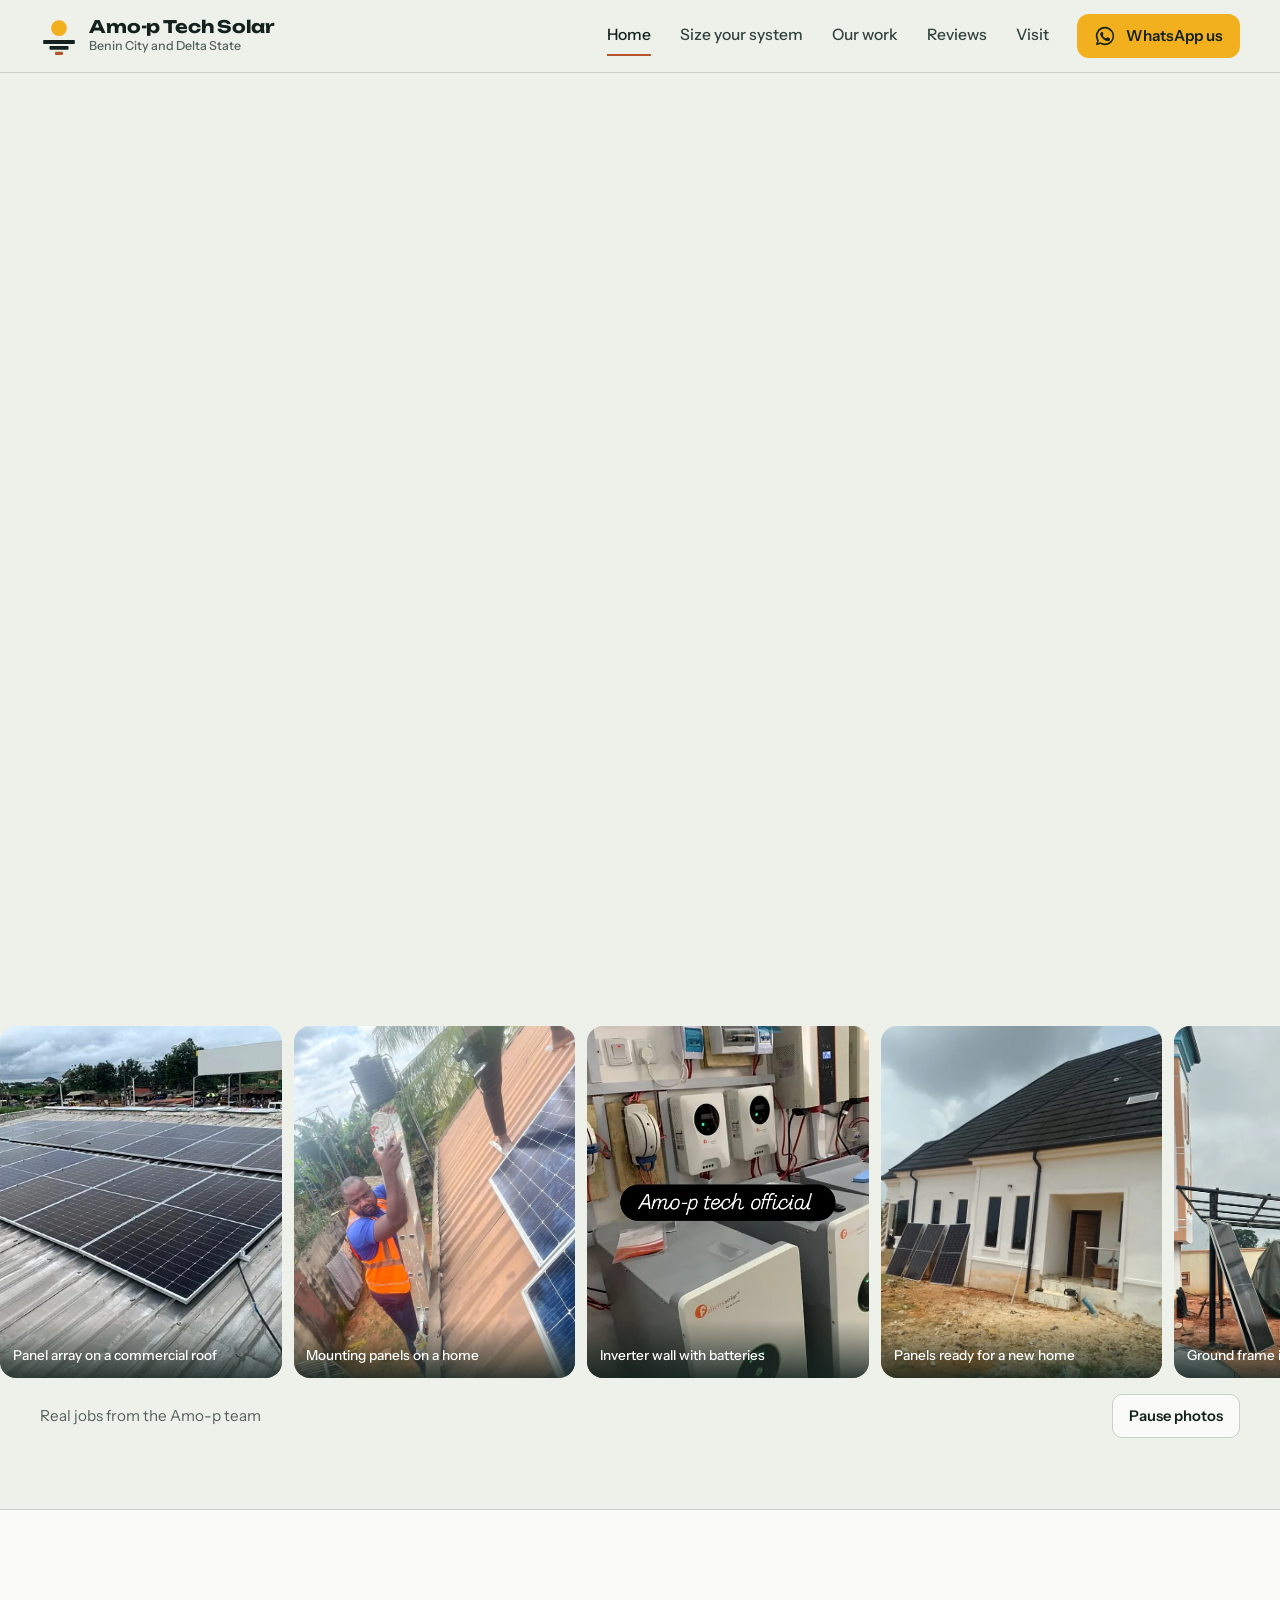
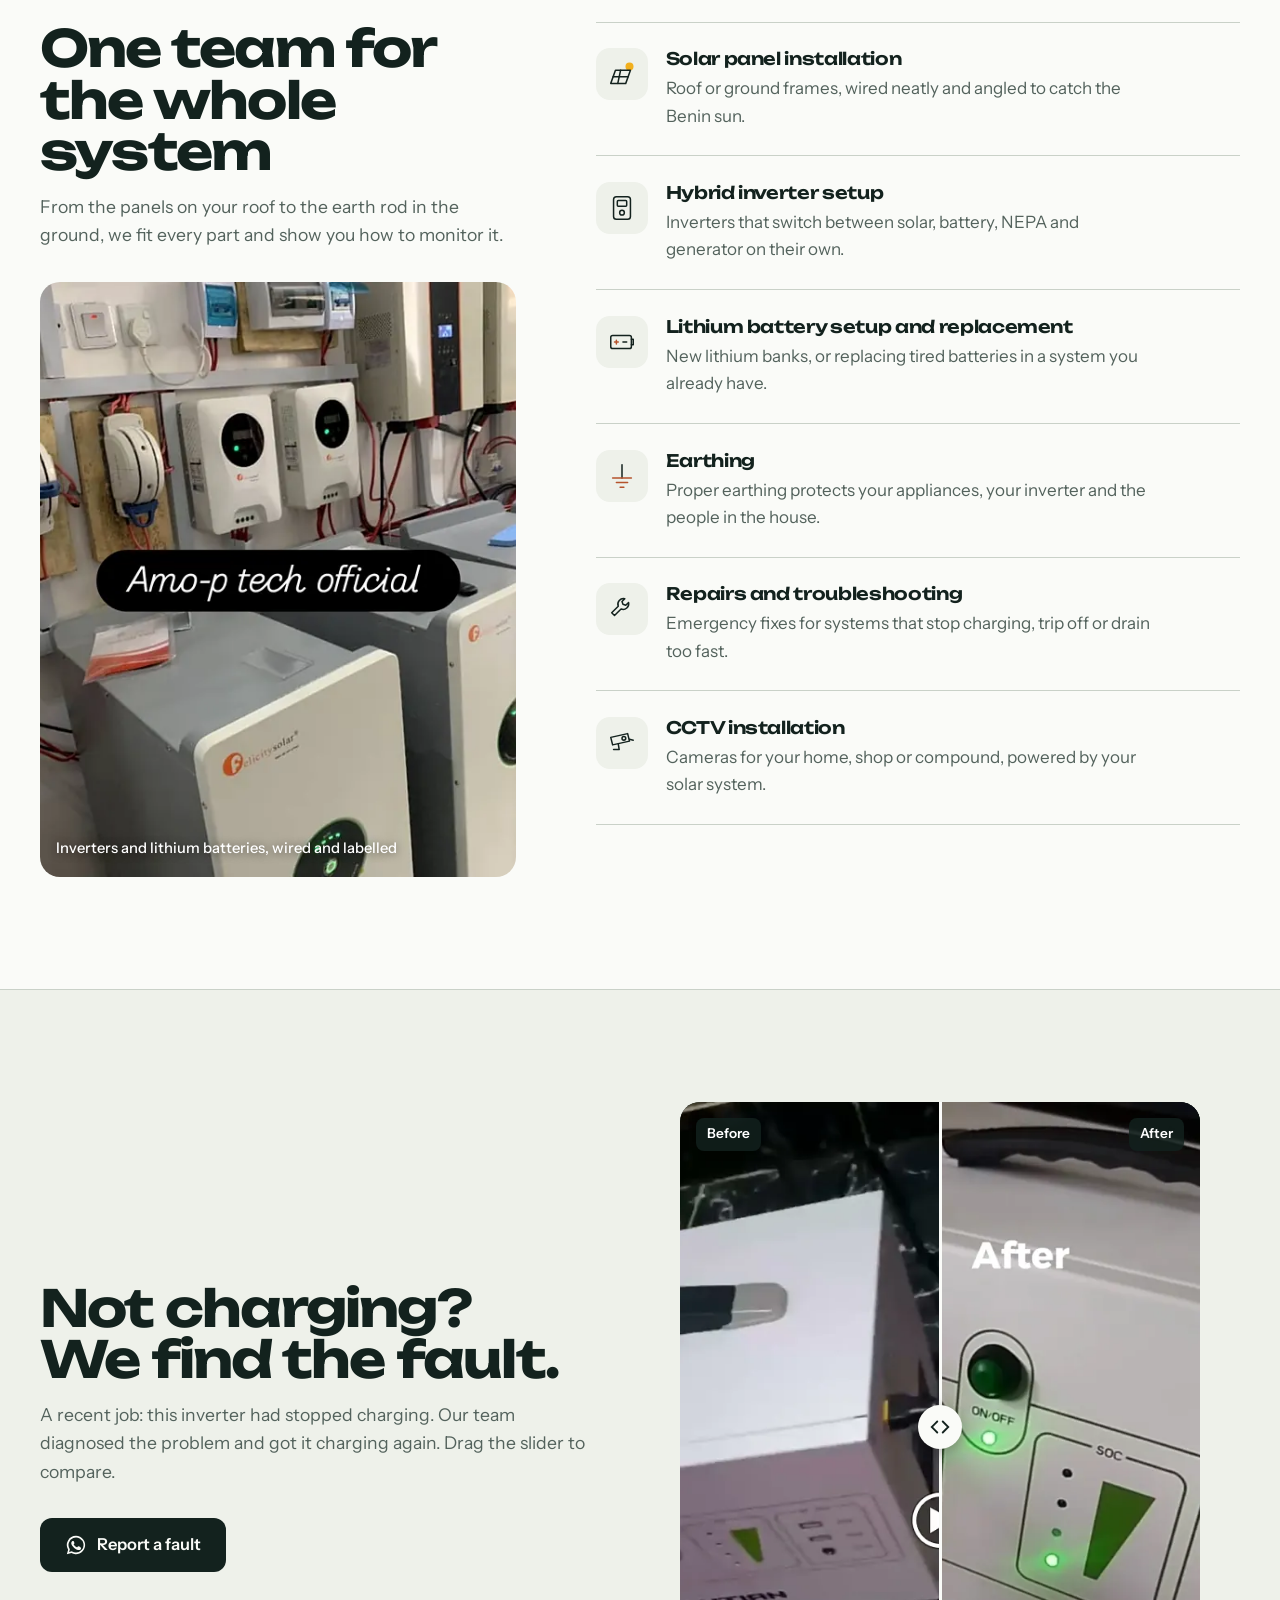
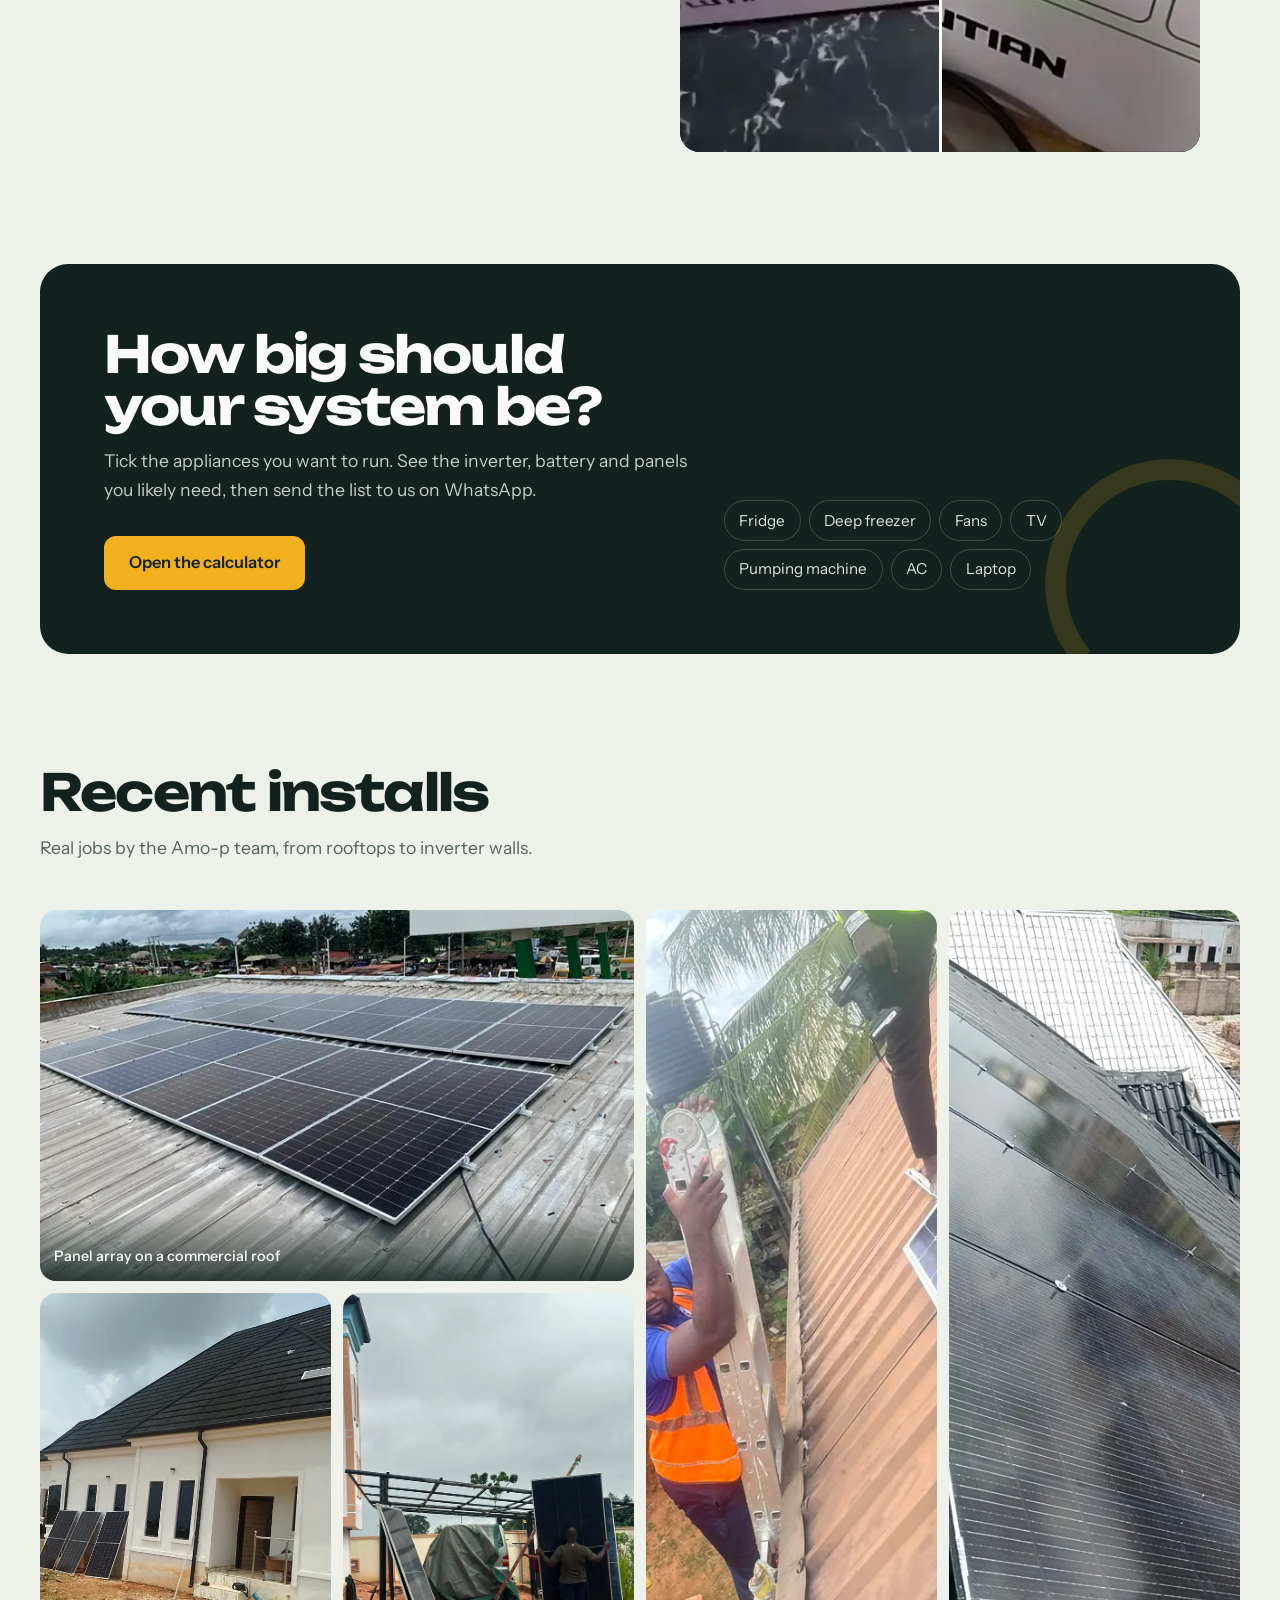
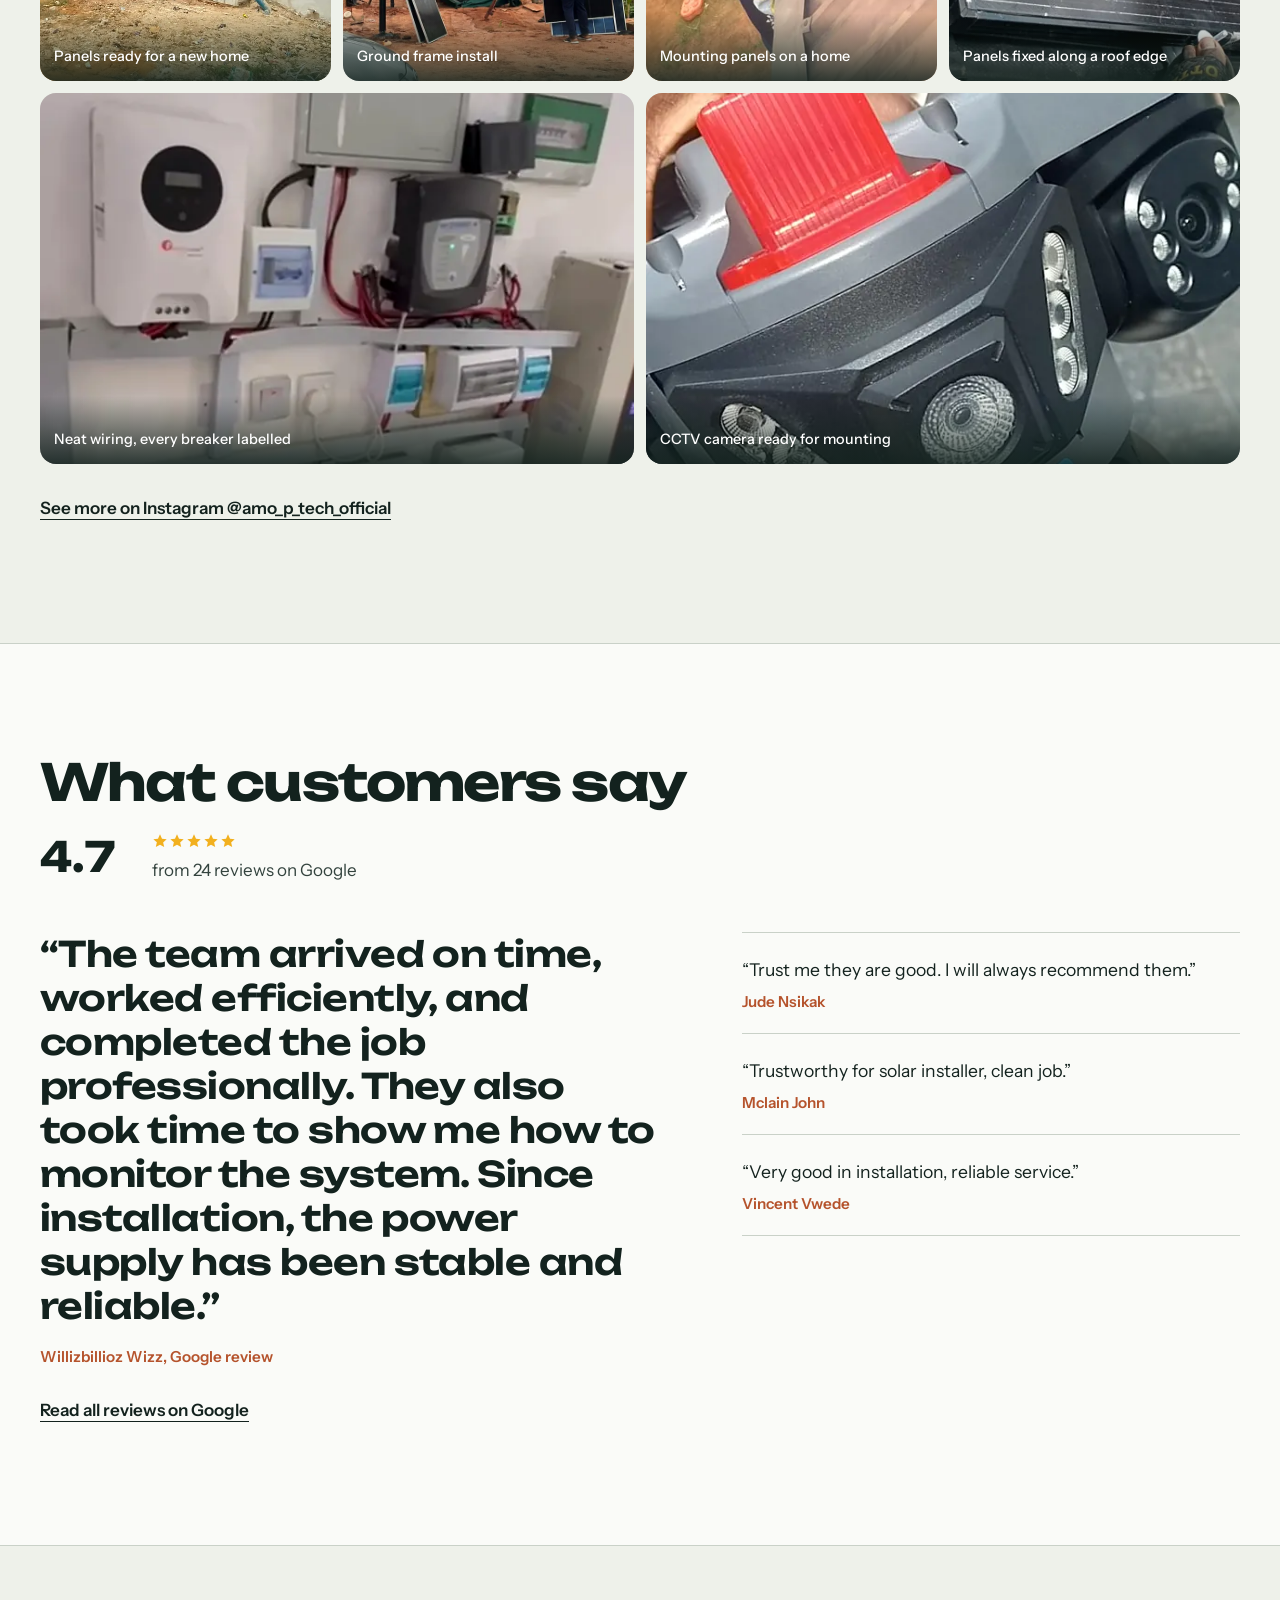
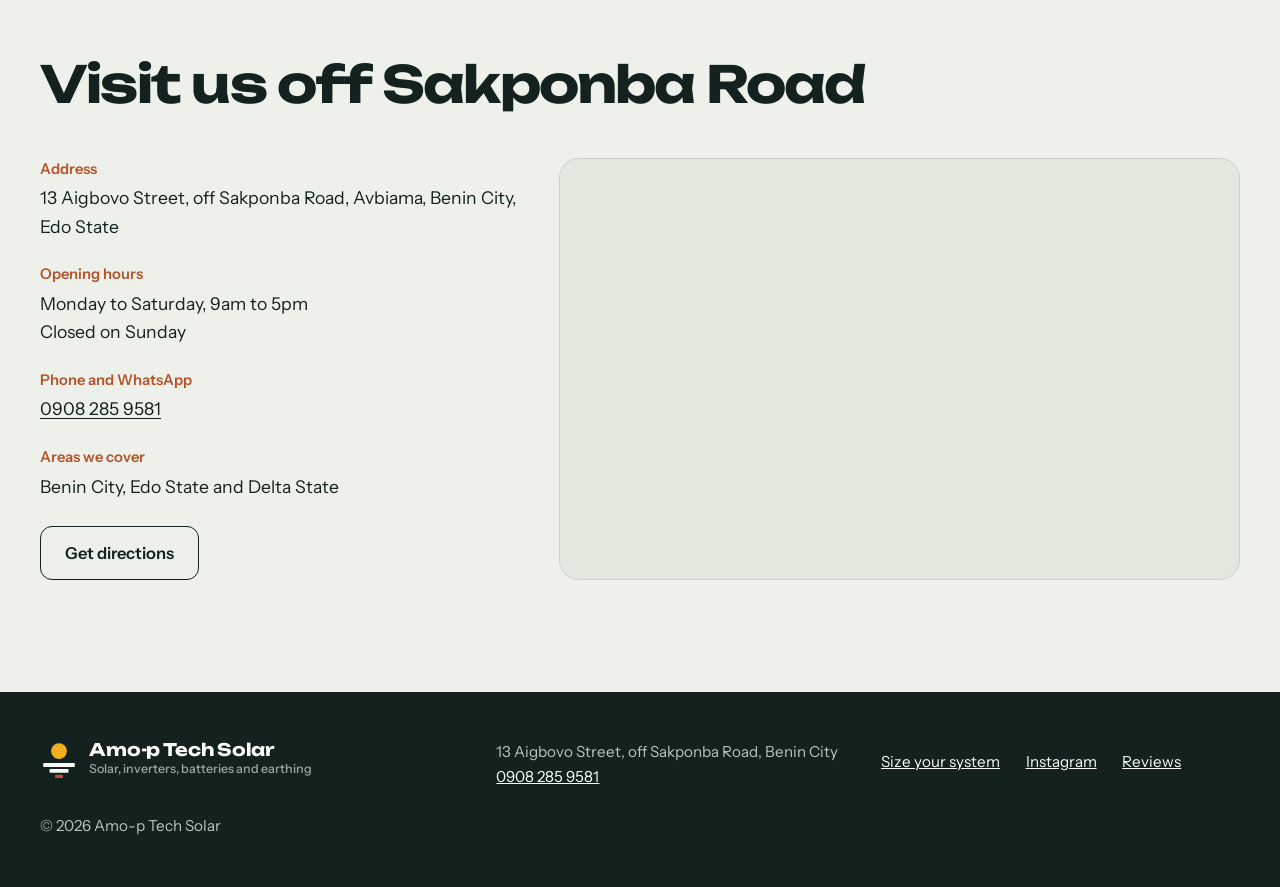
<file: index.html>
<!doctype html>
<html lang="en-NG">
<head>
<meta charset="utf-8">
<meta name="viewport" content="width=device-width, initial-scale=1">
<title>Amo-p Tech Solar | Solar installation and earthing in Benin City</title>
<meta name="description" content="Amo-p Tech Solar installs solar panels, hybrid inverters and lithium batteries, does proper earthing and fixes faulty systems in Benin City and Delta State. Rated 5.0 on Google. WhatsApp 0908 285 9581.">
<meta name="theme-color" content="#EEF1EA">
<link rel="canonical" href="https://mondayjohn918.github.io/amop-tech-solar/">
<meta property="og:type" content="website">
<meta property="og:site_name" content="Amo-p Tech Solar">
<meta property="og:title" content="Let your generator rest | Amo-p Tech Solar, Benin City">
<meta property="og:description" content="Solar, hybrid inverters, lithium batteries and proper earthing in Benin City. WhatsApp 0908 285 9581.">
<meta property="og:url" content="https://mondayjohn918.github.io/amop-tech-solar/">
<meta property="og:image" content="https://mondayjohn918.github.io/amop-tech-solar/og.jpg">
<meta property="og:image:width" content="1200">
<meta property="og:image:height" content="630">
<meta property="og:image:alt" content="An Amo-p Tech Solar technician beside a newly installed inverter and battery, with the words Let your generator rest.">
<meta name="twitter:card" content="summary_large_image">
<link rel="icon" href="logo.svg" type="image/svg+xml">
<link rel="preconnect" href="https://fonts.googleapis.com">
<link rel="preconnect" href="https://fonts.gstatic.com" crossorigin>
<link rel="stylesheet" href="https://fonts.googleapis.com/css2?family=Unbounded:wght@500;600;700&family=Instrument+Sans:wght@400;500;600&family=Martian+Mono:wdth,wght@87.5,500&display=swap">
<link rel="stylesheet" href="styles.css">
<script>
  // The logo intro only plays when JS runs and the visitor allows motion.
  if (!matchMedia('(prefers-reduced-motion: reduce)').matches) document.documentElement.classList.add('booting');
</script>
<script type="application/ld+json">
{
  "@context": "https://schema.org",
  "@type": "LocalBusiness",
  "name": "Amo-p Tech Solar",
  "description": "Solar panel installation, hybrid inverter setup, lithium battery replacement, earthing and solar troubleshooting.",
  "telephone": "+2349082859581",
  "address": {"@type": "PostalAddress", "streetAddress": "13 Aigbovo Street, off Sakponba Road, Avbiama", "addressLocality": "Benin City", "addressRegion": "Edo", "postalCode": "300104", "addressCountry": "NG"},
  "geo": {"@type": "GeoCoordinates", "latitude": 6.3163545, "longitude": 5.6514534},
  "openingHours": "Mo-Sa 09:00-17:00",
  "areaServed": ["Edo State", "Delta State"],
  "aggregateRating": {"@type": "AggregateRating", "ratingValue": "5.0", "reviewCount": "24"},
  "sameAs": ["https://www.instagram.com/amo_p_tech_official/"]
}
</script>
<style>
/* ---------- intro: the logo draws itself, the meter fills, the page opens ---------- */
.boot{display:none}
.booting .boot{display:grid;place-items:center;position:fixed;inset:0;z-index:200;background:var(--paper);transition:clip-path 1s var(--inout)}
.booting body{overflow:hidden}
.boot.done{clip-path:inset(0 0 100% 0)}
.boot-in{display:grid;justify-items:center;gap:1.4rem;width:min(360px, 80vw)}
.boot-mark{width:120px;height:120px;overflow:visible}
.boot-mark .sun{fill:transparent;stroke:var(--sun);stroke-width:2;stroke-dasharray:64;stroke-dashoffset:64;animation:draw .9s .1s var(--out) forwards, fillsun .5s .8s forwards}
.boot-mark .bar{transform-box:fill-box;transform-origin:left;transform:scaleX(0);animation:grow .6s var(--out) forwards}
.boot-mark .b1{animation-delay:.5s}.boot-mark .b2{animation-delay:.62s}.boot-mark .b3{animation-delay:.74s}
@keyframes draw{to{stroke-dashoffset:0}}
@keyframes fillsun{to{fill:var(--sun)}}
@keyframes grow{to{transform:scaleX(1)}}
.boot-word{font:700 1.5rem/1 var(--display);letter-spacing:-.01em;overflow:hidden}
.boot-word span{display:block;transform:translateY(110%);animation:rise .8s .9s var(--out) forwards}
@keyframes rise{to{transform:none}}
.meter{width:100%;display:grid;gap:.5rem;opacity:0;animation:fade .4s 1s forwards}
@keyframes fade{to{opacity:1}}
.meter-track{height:3px;background:var(--rule);border-radius:2px;overflow:hidden}
.meter-fill{height:100%;background:var(--ink);transform-origin:left;transform:scaleX(var(--p,0))}
.meter-read{display:flex;justify-content:space-between;font:500 .85rem var(--text);color:var(--muted)}
.meter-read b{font:700 .95rem var(--display);color:var(--ink);font-variant-numeric:tabular-nums}

/* ---------- hero ---------- */
.hero{padding:clamp(2.5rem, 1.5rem + 4vw, 5rem) 0 clamp(3rem, 2rem + 4vw, 5.5rem)}
.hero-grid{display:grid;gap:2.5rem;align-items:center}
.hero h1{max-width:11ch}
.hero .lede{margin-top:1.5rem}
.ctas{display:flex;flex-wrap:wrap;gap:.75rem;margin-top:2rem}
.facts-row{display:flex;flex-wrap:wrap;gap:.6rem 1.6rem;margin-top:2rem;font-size:.95rem;color:var(--ink-2)}
.facts-row a{text-decoration:none;display:inline-flex;align-items:center;gap:.45rem;min-height:44px}
.facts-row a:hover{text-decoration:underline;text-underline-offset:4px}
.facts-row svg{width:18px;height:18px;flex:none}
.stars{color:var(--sun);display:inline-flex;gap:1px}
.stars svg{width:16px;height:16px}
.reveal-line{display:block;overflow:hidden;padding-bottom:.08em;margin-bottom:-.08em}
.reveal-line > span{display:block;transition:transform 1.1s var(--out)}
.booting .hero:not(.go) .reveal-line > span{transform:translateY(105%)}
.reveal-line + .reveal-line > span{transition-delay:.1s}
.hero .after{transition:opacity .8s .35s, transform .8s .35s var(--out)}
.booting .hero:not(.go) .after{opacity:0;transform:translateY(14px)}

/* real photo with the diagram card over its corner */
.hero-visual{position:relative;display:grid}
.hero-photo{margin:0;border-radius:24px;overflow:hidden;position:relative;background:var(--paper-2)}
.hero-photo img{width:100%;aspect-ratio:4/5;object-fit:cover;object-position:50% 30%}
.hero-photo figcaption{position:absolute;left:1rem;top:1rem;background:rgba(19,34,30,.82);color:#fff;font-size:.85rem;font-weight:500;padding:.4rem .75rem;border-radius:8px}
.hero-visual .sld-card{margin:-5rem 0 0 auto!important;width:94%;position:relative;z-index:2;box-shadow:0 30px 60px -30px rgba(19,34,30,.45)}
@media (max-width:600px){.hero .sld text{font-size:18px}.hero .sld .t-big{font-size:19px}.hero-visual .sld-card{width:100%;margin-top:-3rem!important}}
/* the live wiring diagram */
.sld-card{background:var(--white);border:1px solid var(--rule);border-radius:22px;padding:clamp(.8rem, .5rem + 1.5vw, 1.6rem);position:relative}
.sld{width:100%;height:auto;display:block;overflow:visible}
.sld text{font:500 14px var(--mono);fill:var(--ink-2)}
.sld .t-big{font:500 15px var(--mono);fill:var(--ink)}
.sld .wire{fill:none;stroke:#BAC4BB;stroke-width:3;stroke-linecap:round;stroke-linejoin:round}
.sld .live{fill:none;stroke:var(--sun);stroke-width:3.5;stroke-linecap:round;stroke-linejoin:round;stroke-dasharray:4 14;opacity:0;transition:opacity .4s}
.sld.on-grid .l-grid, .sld.on-solar .l-pv, .sld.on-solar .l-batt, .sld:is(.on-grid,.on-solar) .l-home{opacity:1;animation:flow 1s linear infinite}
.sld.on-solar .l-batt{animation-direction:reverse}
@keyframes flow{to{stroke-dashoffset:-18}}
.sld .box{fill:var(--paper);stroke:var(--ink);stroke-width:2}
.sld .ink{fill:var(--ink)}
.sld .sw{transform-box:fill-box;transform-origin:left center;transition:transform .35s var(--out)}
.sld.out .sw{transform:rotate(-32deg)}
.sld .sunc{fill:var(--sun);transform-box:fill-box;transform-origin:center;transition:transform 1s var(--out), opacity .6s}
.sld:not(.on-solar) .sunc{opacity:.35;transform:scale(.8)}
.sld .ray{stroke:var(--sun);stroke-width:2.5;stroke-linecap:round;opacity:0;transition:opacity .6s}
.sld.on-solar .ray{opacity:1}
.sld .win{fill:#D9DFD6;transition:fill .3s}
.sld:is(.on-grid,.on-solar) .win{fill:var(--sun)}
.sld .gen{transition:opacity .5s}
.sld.on-solar .gen{opacity:.45}
.sld .earth{stroke:var(--copper);stroke-width:3;stroke-linecap:round}
.sld .cell{fill:#2E4A40;transition:fill .5s}
.sld.on-solar .cell{fill:#3D6B5C}
.sld .soc{fill:var(--sun);transform-box:fill-box;transform-origin:left;transform:scaleX(.35);transition:transform 2.2s var(--out)}
.sld.on-solar .soc{transform:scaleX(.9)}
.js .sld .wire{stroke-dasharray:var(--len,600);stroke-dashoffset:var(--len,600);transition:stroke-dashoffset 1.4s var(--inout)}
.js .sld.drawn .wire{stroke-dashoffset:0}
.sld-foot{display:flex;flex-wrap:wrap;justify-content:space-between;align-items:center;gap:.4rem 1rem;margin-top:.6rem;padding:0 .4rem}
.status{font:500 .95rem var(--text);color:var(--ink);display:flex;align-items:center;gap:.55rem;min-height:44px}
.status i{width:10px;height:10px;border-radius:50%;background:var(--sun);flex:none}
.status.off i{background:#9AA59D}
.replay{background:none;border:0;padding:0 .3rem;min-height:44px;font:500 .92rem var(--text);color:var(--ink-2);text-decoration:underline;text-underline-offset:4px;cursor:pointer}

.sld .beam{fill:none;stroke:#FFE7A3;stroke-width:5;stroke-linecap:round;stroke-dasharray:10 110;stroke-dashoffset:10;opacity:0;filter:drop-shadow(0 0 4px #F2B01E) drop-shadow(0 0 8px rgba(242,176,30,.8))}
.sld.on-grid .b-grid, .sld.on-solar .b-pv, .sld.on-solar .b-batt, .sld:is(.on-grid,.on-solar) .b-home{opacity:1;animation:beam 1.8s cubic-bezier(.45,0,.55,1) infinite}
.sld.on-solar .b-batt{animation-delay:.5s}
.sld .b-home{animation-delay:.9s!important}
@keyframes beam{from{stroke-dashoffset:10}to{stroke-dashoffset:-100}}

/* ---------- photo strip: slow drift, pauses on hover, focus or the button ---------- */
.strip{padding:0 0 clamp(3rem, 2rem + 3vw, 5rem);overflow:hidden}
.strip-track{display:flex;gap:12px;width:max-content;animation:drift 60s linear infinite}
.strip:hover .strip-track,.strip:focus-within .strip-track,.strip.paused .strip-track{animation-play-state:paused}
.strip figure{margin:0;flex:none;width:clamp(200px, 22vw, 300px);border-radius:16px;overflow:hidden;position:relative}
.strip img{width:100%;aspect-ratio:4/5;object-fit:cover}
.strip figcaption{position:absolute;inset:auto 0 0 0;padding:1.6rem .8rem .7rem;color:#fff;font-size:.85rem;font-weight:500;background:linear-gradient(transparent, rgba(19,34,30,.85))}
@keyframes drift{to{transform:translateX(calc(-50% - 6px))}}
.strip-bar{display:flex;justify-content:space-between;align-items:center;gap:1rem;margin-top:1rem}
.strip-bar p{color:var(--muted);font-size:.95rem}
.pause{display:inline-flex;align-items:center;gap:.5rem;min-height:44px;padding:0 1rem;border:1.5px solid var(--rule);border-radius:10px;background:var(--white);font:600 .92rem var(--text);color:var(--ink);cursor:pointer}
.pause:hover{border-color:var(--ink)}
@media (prefers-reduced-motion:reduce){.sld .beam{display:none}.strip{overflow-x:auto}.strip-track{animation:none}.strip [aria-hidden="true"]{display:none}.pause{display:none}}

/* ---------- services ---------- */
.services{background:var(--white);border-block:1px solid var(--rule)}
.svc-grid{display:grid;gap:3rem}
.svc-photo{border-radius:20px;overflow:hidden;margin:2rem 0 0;position:relative}
.svc-photo img{width:100%;aspect-ratio:4/5;object-fit:cover}
.svc-photo figcaption{position:absolute;left:1rem;bottom:1rem;right:1rem;color:#fff;font-size:.92rem;font-weight:500;text-shadow:0 1px 8px rgba(0,0,0,.5)}
.svc-list{list-style:none;margin:0;padding:0}
.svc-list li{display:grid;grid-template-columns:52px 1fr;gap:1.1rem;padding:1.6rem 0;border-top:1px solid var(--rule)}
.svc-list li:last-child{border-bottom:1px solid var(--rule)}
.glyph{width:52px;height:52px;border-radius:14px;background:var(--paper);display:grid;place-items:center}
.glyph svg{width:30px;height:30px;stroke:var(--ink);stroke-width:1.6;fill:none;stroke-linecap:round;stroke-linejoin:round}
.glyph .cu{stroke:var(--copper)}
.glyph .su{stroke:var(--sun);fill:var(--sun)}
.svc-list p{color:var(--muted);margin-top:.35rem;max-width:44ch}

/* ---------- repair: before / after ---------- */
.repair-grid{display:grid;gap:2.5rem;align-items:center}
.compare{position:relative;border-radius:20px;overflow:hidden;aspect-ratio:4/5;max-width:520px;width:100%;background:var(--ink);--x:50%}
.compare img{position:absolute;inset:0;width:100%;height:100%;object-fit:cover}
.compare .after-img{clip-path:inset(0 0 0 var(--x))}
.compare .handle{position:absolute;top:0;bottom:0;left:var(--x);width:3px;margin-left:-1.5px;background:var(--white);pointer-events:none}
.compare .handle::after{content:"";position:absolute;top:50%;left:50%;width:44px;height:44px;margin:-22px 0 0 -22px;border-radius:50%;background:var(--white) url("data:image/svg+xml,%3Csvg xmlns='http://www.w3.org/2000/svg' viewBox='0 0 24 24' fill='none' stroke='%2313221E' stroke-width='2' stroke-linecap='round'%3E%3Cpath d='m9 6-6 6 6 6M15 6l6 6-6 6'/%3E%3C/svg%3E") center/22px no-repeat;box-shadow:0 4px 16px rgba(0,0,0,.3)}
.compare input{position:absolute;inset:0;width:100%;height:100%;opacity:0;cursor:ew-resize;margin:0}
.compare input:focus-visible + .handle::after{outline:3px solid var(--sun);outline-offset:3px}
.tag{position:absolute;top:1rem;padding:.35rem .7rem;border-radius:8px;background:rgba(19,34,30,.82);color:#fff;font-size:.85rem;font-weight:600;pointer-events:none}
.tag.l{left:1rem}.tag.r{right:1rem}

/* ---------- calculator teaser ---------- */
.calc-teaser{background:var(--ink);color:var(--white);border-radius:28px;padding:clamp(2rem, 1rem + 4vw, 4rem);display:grid;gap:2rem;position:relative;overflow:hidden}
.calc-teaser .sub{color:#C3CFC8}
.chips{display:flex;flex-wrap:wrap;gap:.5rem}
.chips span{border:1px solid #3E524B;border-radius:999px;padding:.45rem .9rem;font-size:.95rem;color:#DCE5DF}
.calc-teaser .gauge{position:absolute;right:-60px;bottom:-60px;width:260px;opacity:.16}

/* ---------- work ---------- */
.gallery{display:grid;gap:12px;grid-template-columns:repeat(2,1fr);margin-top:3rem}
.gallery figure{margin:0;position:relative;border-radius:16px;overflow:hidden;background:var(--paper-2)}
.gallery img{width:100%;height:100%;object-fit:cover;aspect-ratio:3/4}
.gallery figcaption{position:absolute;inset:auto 0 0 0;padding:2rem .9rem .8rem;color:#fff;font-size:.9rem;font-weight:500;background:linear-gradient(transparent, rgba(19,34,30,.85))}
.gallery .wide{grid-column:span 2}
.gallery .wide img{aspect-ratio:16/10}
.more-link{display:inline-flex;align-items:center;min-height:44px;margin-top:1.4rem;font-weight:600;text-underline-offset:5px}

/* ---------- reviews ---------- */
.reviews{background:var(--white);border-block:1px solid var(--rule)}
.rev-grid{display:grid;gap:3rem}
.big-quote{margin:0}
.big-quote p{font:600 clamp(1.45rem, 1.1rem + 1.4vw, 2.2rem)/1.25 var(--display);letter-spacing:-.015em;max-width:30ch}
.big-quote cite,.small-quotes cite{display:block;margin-top:1.2rem;font:600 .95rem var(--text);font-style:normal;color:var(--copper)}
.small-quotes{display:grid;gap:0;align-content:start}
.small-quotes blockquote{margin:0;padding:1.4rem 0;border-top:1px solid var(--rule)}
.small-quotes blockquote:last-child{border-bottom:1px solid var(--rule)}
.small-quotes p{font-size:1.1rem}
.small-quotes cite{margin-top:.5rem}
.score{display:flex;align-items:center;gap:.8rem;margin-top:1.4rem;color:var(--ink-2)}
.score b{font:700 2.6rem/1 var(--display);color:var(--ink);font-variant-numeric:tabular-nums;min-width:2.6ch}
.score .stars svg{transition:opacity .3s, transform .45s var(--out)}
.js .score:not(.lit) .stars svg{opacity:.18;transform:scale(.6)}
.score .stars svg:nth-child(2){transition-delay:.12s}.score .stars svg:nth-child(3){transition-delay:.24s}.score .stars svg:nth-child(4){transition-delay:.36s}.score .stars svg:nth-child(5){transition-delay:.48s}

/* ---------- visit ---------- */
.visit-grid{display:grid;gap:2rem;margin-top:3rem}
.map{border-radius:20px;overflow:hidden;border:1px solid var(--rule);background:var(--paper-2);min-height:340px;position:relative}
.map iframe{position:absolute;inset:0;width:100%;height:100%;border:0}
.visit dl{margin:0;display:grid;gap:1.4rem}
.visit dt{font-weight:600;color:var(--copper);font-size:.92rem}
.visit dd{margin:.2rem 0 0;font-size:1.1rem}
.visit dd a{text-underline-offset:3px}

@media (min-width:720px){
  .gallery{grid-template-columns:repeat(4,1fr)}
  .gallery .tall{grid-row:span 2}
  .gallery .tall img{aspect-ratio:auto;height:100%}
  .calc-teaser{grid-template-columns:1.3fr 1fr;align-items:end}
}
@media (min-width:960px){
  .hero-grid{grid-template-columns:1fr 1fr;gap:4rem}
  .hero-grid{align-items:start}
  .hero-photo img{aspect-ratio:16/11;object-position:30% 22%}
  .hero-visual .sld-card{margin:-6rem 0 0 auto!important;width:84%}
  .svc-grid{grid-template-columns:.85fr 1.15fr;gap:5rem}
  .svc-side{position:sticky;top:110px;align-self:start}
  .repair-grid{grid-template-columns:1fr 1fr;gap:5rem}
  .rev-grid{grid-template-columns:1.25fr 1fr;gap:5rem}
  .visit-grid{grid-template-columns:1fr 1.4fr}
}
</style>
</head>
<body>
<div class="boot" aria-hidden="true">
  <div class="boot-in">
    <svg class="boot-mark" viewBox="0 0 48 48"><circle class="sun" cx="24" cy="14" r="10"/><rect class="bar b1" x="4" y="29" width="40" height="5" rx="1" fill="#13221E"/><rect class="bar b2" x="12" y="36.5" width="24" height="5" rx="1" fill="#13221E"/><rect class="bar b3" x="19" y="44" width="10" height="4" rx="1" fill="#B5532C"/></svg>
    <div class="boot-word"><span>Amo-p Tech Solar</span></div>
    <div class="meter"><div class="meter-track"><div class="meter-fill"></div></div><div class="meter-read"><span>Connecting your system</span><b><span id="pct">0</span>%</b></div></div>
  </div>
</div>

<svg width="0" height="0" style="position:absolute" aria-hidden="true">
  <symbol id="i-wa" viewBox="0 0 24 24"><path fill="currentColor" d="M12 2a10 10 0 0 0-8.6 15.1L2 22l5-1.3A10 10 0 1 0 12 2Zm0 18.2a8.2 8.2 0 0 1-4.2-1.2l-.3-.2-3 .8.8-2.9-.2-.3A8.2 8.2 0 1 1 12 20.2Zm4.5-6.1c-.2-.1-1.5-.7-1.7-.8-.2-.1-.4-.1-.6.1l-.8 1c-.1.2-.3.2-.5.1a6.7 6.7 0 0 1-3.3-2.9c-.3-.4.2-.4.7-1.4.1-.2 0-.3 0-.4l-.8-1.8c-.2-.5-.4-.4-.6-.4h-.5a1 1 0 0 0-.7.3 3 3 0 0 0-.9 2.2 5.2 5.2 0 0 0 1.1 2.7 11.8 11.8 0 0 0 4.5 4c1.7.7 2.3.8 3.2.7.5-.1 1.5-.6 1.7-1.2.2-.6.2-1.1.2-1.2-.1-.1-.3-.2-.5-.3Z"/></symbol>
  <symbol id="i-call" viewBox="0 0 24 24"><path fill="none" stroke="currentColor" stroke-width="2" d="M5 4h4l2 5-2.5 1.5a11 11 0 0 0 5 5L15 13l5 2v4a2 2 0 0 1-2 2A16 16 0 0 1 3 6a2 2 0 0 1 2-2Z"/></symbol>
  <symbol id="i-star" viewBox="0 0 24 24"><path fill="currentColor" d="m12 2 3 6.6 7 .7-5.3 4.8 1.6 7L12 17.5 5.7 21l1.6-7L2 9.3l7-.7Z"/></symbol>
  <symbol id="i-clock" viewBox="0 0 24 24"><g fill="none" stroke="currentColor" stroke-width="2"><circle cx="12" cy="12" r="9"/><path d="M12 7v5l3 2"/></g></symbol>
  <symbol id="i-mark" viewBox="0 0 48 48"><circle cx="24" cy="14" r="10" fill="#F2B01E"/><rect x="4" y="29" width="40" height="5" rx="1" fill="currentColor"/><rect x="12" y="36.5" width="24" height="5" rx="1" fill="currentColor"/><rect x="19" y="44" width="10" height="4" rx="1" fill="#B5532C"/></symbol>
</svg>

<a class="skip" href="#main">Skip to content</a>

<header class="top">
  <div class="wrap">
    <a class="brand" href="./" aria-label="Amo-p Tech Solar, home"><svg aria-hidden="true"><use href="#i-mark"/></svg><span><b>Amo-p Tech Solar</b><small>Benin City and Delta State</small></span></a>
    <nav class="nav" aria-label="Main">
      <a href="./" aria-current="page">Home</a>
      <a href="size.html">Size your system</a>
      <a href="#work">Our work</a>
      <a href="#reviews">Reviews</a>
      <a href="#visit">Visit</a>
      <a class="btn btn-sun" href="https://wa.me/2349082859581?text=Hello%20Amo-p%20Tech%20Solar%2C%20I%20want%20a%20solar%20quote."><svg aria-hidden="true"><use href="#i-wa"/></svg>WhatsApp us</a>
    </nav>
    <a class="size-link" href="size.html">Size your system</a>
  </div>
</header>

<main id="main">
  <section class="hero" aria-labelledby="hero-title">
    <div class="wrap hero-grid">
      <div>
        <h1 id="hero-title"><span class="reveal-line"><span>Let your</span></span><span class="reveal-line"><span>generator rest.</span></span></h1>
        <div class="after">
          <p class="lede">Amo-p Tech Solar designs, installs and earths solar power systems for homes and businesses in Benin City and Delta State. When NEPA takes light, your house runs on the sun and your battery.</p>
          <div class="ctas">
            <a class="btn btn-sun" href="https://wa.me/2349082859581?text=Hello%20Amo-p%20Tech%20Solar%2C%20I%20want%20a%20solar%20quote."><svg aria-hidden="true"><use href="#i-wa"/></svg>Get a quote on WhatsApp</a>
            <a class="btn btn-line" href="size.html">Size your system</a>
          </div>
          <div class="facts-row">
            <a href="https://share.google/Kfl6eyrMHgqG8w26q" target="_blank" rel="noopener"><span class="stars" aria-hidden="true"><svg><use href="#i-star"/></svg><svg><use href="#i-star"/></svg><svg><use href="#i-star"/></svg><svg><use href="#i-star"/></svg><svg><use href="#i-star"/></svg></span>5.0 from 24 Google reviews</a>
            <a href="#visit"><svg aria-hidden="true"><use href="#i-clock"/></svg>Mon to Sat, 9am to 5pm</a>
          </div>
        </div>
      </div>

      <div class="hero-visual">
      <figure class="hero-photo after">
        <img src="img/tech-640.webp" srcset="img/tech-640.webp 640w, img/tech-1200.webp 1200w" sizes="(min-width:960px) 44vw, 92vw" width="1200" height="1600" alt="An Amo-p Tech Solar technician in a hi-vis vest beside a newly installed hybrid inverter and lithium battery" fetchpriority="high">
        <figcaption>The Amo-p team on a finished install</figcaption>
      </figure>
      <figure class="sld-card after" style="margin:0">
        <svg class="sld" id="sld" viewBox="0 0 560 520" role="img" aria-labelledby="sld-title sld-desc">
          <title id="sld-title">How an Amo-p solar system powers your home</title>
          <desc id="sld-desc">A wiring diagram. Panels and a lithium battery feed a hybrid inverter that powers the home. When the NEPA supply goes off, the inverter keeps the home on from solar and battery, so the generator can rest. The system is earthed.</desc>
          <!-- wires -->
          <path class="wire" d="M120 196 V250 H218"/>
          <path class="wire" d="M120 392 V300 H218"/>
          <path class="wire" d="M478 98 V140 H420"/><path class="wire" d="M380 140 H372 V250 H342"/>
          <path class="wire" d="M476 300 H342"/>
          <path class="wire" d="M280 330 V368 H470 V392"/>
          <path class="wire" d="M246 330 V446"/>
          <!-- live current overlays -->
          <path class="live l-pv" d="M120 196 V250 H218"/>
          <path class="live l-batt" d="M120 392 V300 H218"/>
          <path class="live l-grid" d="M478 98 V140 H380 M380 140 H372 V250 H342"/>
          <path class="live l-home" d="M280 330 V368 H470 V392"/>
          <path class="beam b-pv" pathLength="100" d="M120 196 V250 H218"/>
          <path class="beam b-batt" pathLength="100" d="M218 300 H120 V392"/>
          <path class="beam b-grid" pathLength="100" d="M478 98 V140 H372 V250 H342"/>
          <path class="beam b-home" pathLength="100" d="M280 330 V368 H470 V392"/>
          <!-- sun -->
          <circle class="sunc" cx="120" cy="54" r="24"/>
          <g class="ray"><line x1="120" y1="12" x2="120" y2="20"/><line x1="78" y1="54" x2="86" y2="54"/><line x1="154" y1="54" x2="162" y2="54"/><line x1="90" y1="24" x2="96" y2="30"/><line x1="150" y1="24" x2="144" y2="30"/></g>
          <!-- PV array -->
          <g><rect class="box" x="44" y="108" width="152" height="88" rx="6"/>
            <g transform="translate(54 118)"><rect class="cell" width="30" height="31"/><rect class="cell" x="34" width="30" height="31"/><rect class="cell" x="68" width="30" height="31"/><rect class="cell" x="102" width="30" height="31"/><rect class="cell" y="36" width="30" height="31"/><rect class="cell" x="34" y="36" width="30" height="31"/><rect class="cell" x="68" y="36" width="30" height="31"/><rect class="cell" x="102" y="36" width="30" height="31"/></g>
            <text x="44" y="98" class="t-big">Solar panels</text></g>
          <!-- NEPA grid -->
          <g><path d="M478 30 V98 M462 44 H494 M466 58 H490" stroke="#13221E" stroke-width="2.5" fill="none" stroke-linecap="round"/><text x="430" y="20" class="t-big">NEPA</text>
            <circle class="ink" cx="420" cy="140" r="4"/><circle class="ink" cx="380" cy="140" r="4"/>
            <line class="sw" x1="380" y1="140" x2="420" y2="140" stroke="#13221E" stroke-width="3" stroke-linecap="round"/>
            <text x="372" y="172" id="t-grid">supply on</text></g>
          <!-- generator -->
          <g class="gen"><circle class="box" cx="500" cy="300" r="24"/><text x="492" y="305" class="t-big">G</text><text x="528" y="346" id="t-gen" text-anchor="end">Generator</text></g>
          <!-- inverter -->
          <g><rect class="box" x="218" y="226" width="124" height="104" rx="10"/><rect x="236" y="244" width="52" height="30" rx="3" fill="#13221E"/><rect x="242" y="252" width="40" height="6" rx="1" fill="#F2B01E" opacity=".9"/><rect x="242" y="262" width="26" height="4" rx="1" fill="#9FE3C4" opacity=".8"/><circle cx="314" cy="252" r="5" fill="#9FE3C4"/><circle cx="314" cy="268" r="5" fill="#C9D1C8"/><text x="218" y="214" class="t-big">Hybrid inverter</text></g>
          <!-- battery -->
          <g><rect class="box" x="56" y="392" width="128" height="62" rx="8"/><rect x="184" y="410" width="8" height="24" rx="2" class="ink"/><rect x="68" y="404" width="104" height="38" rx="4" fill="#DDE3DA"/><rect class="soc" x="68" y="404" width="104" height="38" rx="4"/><text x="56" y="478" class="t-big">Lithium battery</text></g>
          <!-- home -->
          <g><path class="box" d="M418 434 V404 L470 368 L522 404 V470 H418 Z" transform="translate(0 24)" /><rect class="win" x="436" y="440" width="18" height="16" rx="2"/><rect class="win" x="486" y="440" width="18" height="16" rx="2"/><rect x="462" y="458" width="16" height="36" class="ink" opacity=".85"/><text x="470" y="508" class="t-big" text-anchor="middle">Your home</text></g>
          <!-- earthing -->
          <g class="earth"><line x1="222" y1="446" x2="270" y2="446"/><line x1="232" y1="456" x2="260" y2="456"/><line x1="241" y1="466" x2="251" y2="466"/></g>
          <text x="282" y="462">Earthed</text>
        </svg>
        <figcaption class="sld-foot">
          <span class="status" id="status" aria-live="polite"><i></i><span>NEPA supply on</span></span>
          <button class="replay" type="button" id="replay" hidden>Replay</button>
        </figcaption>
      </figure>
      </div>
    </div>
  </section>

  <section class="strip" aria-label="Photos of recent Amo-p installs">
    <div class="strip-track">
      <figure><img src="img/roof-wide-640.webp" width="640" height="800" alt="Panel array on a commercial roof" loading="lazy"><figcaption>Panel array on a commercial roof</figcaption></figure>
      <figure><img src="img/ladder-640.webp" width="640" height="800" alt="Mounting panels on a home" loading="lazy"><figcaption>Mounting panels on a home</figcaption></figure>
      <figure><img src="img/inverters-640.webp" width="640" height="800" alt="Inverter wall with batteries" loading="lazy"><figcaption>Inverter wall with batteries</figcaption></figure>
      <figure><img src="img/bungalow-640.webp" width="640" height="800" alt="Panels ready for a new home" loading="lazy"><figcaption>Panels ready for a new home</figcaption></figure>
      <figure><img src="img/frame-640.webp" width="640" height="800" alt="Ground frame install" loading="lazy"><figcaption>Ground frame install</figcaption></figure>
      <figure><img src="img/roof-close-640.webp" width="640" height="800" alt="Panels fixed along a roof edge" loading="lazy"><figcaption>Panels fixed along a roof edge</figcaption></figure>
      <figure><img src="img/wall-640.webp" width="640" height="800" alt="Neat wiring, every breaker labelled" loading="lazy"><figcaption>Neat wiring, every breaker labelled</figcaption></figure>
      <figure><img src="img/cctv-640.webp" width="640" height="800" alt="CCTV camera ready for mounting" loading="lazy"><figcaption>CCTV camera ready for mounting</figcaption></figure>
      <figure aria-hidden="true"><img src="img/roof-wide-640.webp" width="640" height="800" alt="" loading="lazy"><figcaption>Panel array on a commercial roof</figcaption></figure>
      <figure aria-hidden="true"><img src="img/ladder-640.webp" width="640" height="800" alt="" loading="lazy"><figcaption>Mounting panels on a home</figcaption></figure>
      <figure aria-hidden="true"><img src="img/inverters-640.webp" width="640" height="800" alt="" loading="lazy"><figcaption>Inverter wall with batteries</figcaption></figure>
      <figure aria-hidden="true"><img src="img/bungalow-640.webp" width="640" height="800" alt="" loading="lazy"><figcaption>Panels ready for a new home</figcaption></figure>
      <figure aria-hidden="true"><img src="img/frame-640.webp" width="640" height="800" alt="" loading="lazy"><figcaption>Ground frame install</figcaption></figure>
      <figure aria-hidden="true"><img src="img/roof-close-640.webp" width="640" height="800" alt="" loading="lazy"><figcaption>Panels fixed along a roof edge</figcaption></figure>
      <figure aria-hidden="true"><img src="img/wall-640.webp" width="640" height="800" alt="" loading="lazy"><figcaption>Neat wiring, every breaker labelled</figcaption></figure>
      <figure aria-hidden="true"><img src="img/cctv-640.webp" width="640" height="800" alt="" loading="lazy"><figcaption>CCTV camera ready for mounting</figcaption></figure>
    </div>
    <div class="wrap strip-bar"><p>Real jobs from the Amo-p team</p><button class="pause" type="button" id="pause" aria-pressed="false">Pause photos</button></div>
  </section>

  <section class="services" id="services" aria-labelledby="svc-title">
    <div class="wrap svc-grid">
      <div class="svc-side rv">
        <h2 id="svc-title">One team for the whole system</h2>
        <p class="sub">From the panels on your roof to the earth rod in the ground, we fit every part and show you how to monitor it.</p>
        <figure class="svc-photo">
          <img src="img/inverters-640.webp" srcset="img/inverters-640.webp 640w, img/inverters-1200.webp 1200w" sizes="(min-width:960px) 40vw, 92vw" width="1200" height="1200" alt="A wall of hybrid inverters with lithium battery cabinets below, installed by Amo-p Tech Solar" loading="lazy">
          <figcaption>Inverters and lithium batteries, wired and labelled</figcaption>
        </figure>
      </div>
      <ul class="svc-list">
        <li class="rv"><span class="glyph" aria-hidden="true"><svg viewBox="0 0 32 32"><circle class="su" cx="24" cy="8" r="3.5"/><path d="M4 26 9 12h16l-5 14Z"/><path d="M6.5 19h16M14.5 12l-3 14"/></svg></span><div><h3>Solar panel installation</h3><p>Roof or ground frames, wired neatly and angled to catch the Benin sun.</p></div></li>
        <li class="rv"><span class="glyph" aria-hidden="true"><svg viewBox="0 0 32 32"><rect x="7" y="4" width="18" height="24" rx="3"/><rect x="11" y="8" width="10" height="6" rx="1"/><circle cx="16" cy="21" r="2.5"/></svg></span><div><h3>Hybrid inverter setup</h3><p>Inverters that switch between solar, battery, NEPA and generator on their own.</p></div></li>
        <li class="rv"><span class="glyph" aria-hidden="true"><svg viewBox="0 0 32 32"><rect x="4" y="9" width="22" height="14" rx="2"/><path d="M26 13h2v6h-2"/><path class="cu" d="M8 16h4M10 14v4"/><path d="M17 16h4"/></svg></span><div><h3>Lithium battery setup and replacement</h3><p>New lithium banks, or replacing tired batteries in a system you already have.</p></div></li>
        <li class="rv"><span class="glyph" aria-hidden="true"><svg viewBox="0 0 32 32"><path d="M16 4v14"/><path class="cu" d="M6 18h20M10 23h12M14 28h4"/></svg></span><div><h3>Earthing</h3><p>Proper earthing protects your appliances, your inverter and the people in the house.</p></div></li>
        <li class="rv"><span class="glyph" aria-hidden="true"><svg viewBox="0 0 32 32"><path d="M19 5a6 6 0 0 0-7 8L5 20l3 3 7-7a6 6 0 0 0 8-7l-3 3-3-1-1-3Z"/></svg></span><div><h3>Repairs and troubleshooting</h3><p>Emergency fixes for systems that stop charging, trip off or drain too fast.</p></div></li>
        <li class="rv"><span class="glyph" aria-hidden="true"><svg viewBox="0 0 32 32"><path d="M4 10 22 6l2 8-18 4Z"/><circle cx="18" cy="11" r="2"/><path d="M12 17l1 6h-6M24 12l4 1"/></svg></span><div><h3>CCTV installation</h3><p>Cameras for your home, shop or compound, powered by your solar system.</p></div></li>
      </ul>
    </div>
  </section>

  <section class="repair" aria-labelledby="repair-title">
    <div class="wrap repair-grid">
      <div class="rv">
        <h2 id="repair-title">Not charging? We find the fault.</h2>
        <p class="sub">A recent job: this inverter had stopped charging. Our team diagnosed the problem and got it charging again. Drag the slider to compare.</p>
        <div class="ctas"><a class="btn btn-ink" href="https://wa.me/2349082859581?text=Hello%20Amo-p%20Tech%20Solar%2C%20my%20solar%20system%20has%20a%20problem.%20"><svg aria-hidden="true"><use href="#i-wa"/></svg>Report a fault</a></div>
      </div>
      <div class="compare rv">
        <img src="img/before-640.webp" width="640" height="796" alt="Before: the inverter's charging light is off" loading="lazy">
        <img class="after-img" src="img/after-640.webp" width="640" height="796" alt="After: the inverter is charging again, with its green light on" loading="lazy">
        <input type="range" min="0" max="100" value="50" aria-label="Compare before and after the repair" id="cmp">
        <span class="handle" aria-hidden="true"></span>
        <span class="tag l" aria-hidden="true">Before</span><span class="tag r" aria-hidden="true">After</span>
      </div>
    </div>
  </section>

  <section style="padding-top:0" aria-labelledby="calc-title">
    <div class="wrap">
      <div class="calc-teaser rv">
        <div>
          <h2 id="calc-title">How big should your system be?</h2>
          <p class="sub">Tick the appliances you want to run. See the inverter, battery and panels you likely need, then send the list to us on WhatsApp.</p>
          <div class="ctas"><a class="btn btn-sun" href="size.html">Open the calculator</a></div>
        </div>
        <div class="chips" aria-hidden="true"><span>Fridge</span><span>Deep freezer</span><span>Fans</span><span>TV</span><span>Pumping machine</span><span>AC</span><span>Laptop</span></div>
        <svg class="gauge" viewBox="0 0 100 100" aria-hidden="true"><circle cx="50" cy="50" r="44" fill="none" stroke="#F2B01E" stroke-width="8" stroke-dasharray="200 400" transform="rotate(140 50 50)"/></svg>
      </div>
    </div>
  </section>

  <section id="work" style="padding-top:0" aria-labelledby="work-title">
    <div class="wrap">
      <h2 id="work-title" class="rv">Recent installs</h2>
      <p class="sub rv">Real jobs by the Amo-p team, from rooftops to inverter walls.</p>
      <div class="gallery">
        <figure class="wide rv"><img src="img/roof-wide-640.webp" width="640" height="480" alt="A row of solar panels on a commercial roof" loading="lazy"><figcaption>Panel array on a commercial roof</figcaption></figure>
        <figure class="tall rv"><img src="img/ladder-640.webp" width="640" height="853" alt="A technician on a ladder fixing solar panels to a roof" loading="lazy"><figcaption>Mounting panels on a home</figcaption></figure>
        <figure class="tall rv"><img src="img/roof-close-640.webp" width="640" height="853" alt="Close view of dark solar panels fixed along a roof" loading="lazy"><figcaption>Panels fixed along a roof edge</figcaption></figure>
        <figure class="rv"><img src="img/bungalow-640.webp" width="640" height="768" alt="A new bungalow with solar panels standing by the front" loading="lazy"><figcaption>Panels ready for a new home</figcaption></figure>
        <figure class="rv"><img src="img/frame-640.webp" width="640" height="853" alt="A technician holding a solar panel beside a steel frame" loading="lazy"><figcaption>Ground frame install</figcaption></figure>
        <figure class="wide rv"><img src="img/wall-640.webp" width="640" height="1138" alt="A neat wall of breakers, charge controllers and inverters" loading="lazy" style="object-position:50% 30%"><figcaption>Neat wiring, every breaker labelled</figcaption></figure>
        <figure class="wide rv"><img src="img/cctv-640.webp" width="640" height="640" alt="A dual-lens CCTV camera ready to be mounted" loading="lazy" style="object-position:50% 40%"><figcaption>CCTV camera ready for mounting</figcaption></figure>
      </div>
      <a class="more-link" href="https://www.instagram.com/amo_p_tech_official/" target="_blank" rel="noopener">See more on Instagram @amo_p_tech_official</a>
    </div>
  </section>

  <section class="reviews" id="reviews" aria-labelledby="rev-title">
    <div class="wrap">
      <h2 id="rev-title" class="rv">What customers say</h2>
      <div class="score rv" id="score"><b id="score-n">5.0</b><span><span class="stars" aria-hidden="true"><svg><use href="#i-star"/></svg><svg><use href="#i-star"/></svg><svg><use href="#i-star"/></svg><svg><use href="#i-star"/></svg><svg><use href="#i-star"/></svg></span><br>from 24 reviews on Google</span></div>
      <div class="rev-grid" style="margin-top:3rem">
        <blockquote class="big-quote rv">
          <p>“The team arrived on time, worked efficiently, and completed the job professionally. They also took time to show me how to monitor the system. Since installation, the power supply has been stable and reliable.”</p>
          <cite>Willizbillioz Wizz, Google review</cite>
        </blockquote>
        <div class="small-quotes">
          <blockquote class="rv"><p>“Trust me they are good. I will always recommend them.”</p><cite>Jude Nsikak</cite></blockquote>
          <blockquote class="rv"><p>“Trustworthy for solar installer, clean job.”</p><cite>Mclain John</cite></blockquote>
          <blockquote class="rv"><p>“Very good in installation, reliable service.”</p><cite>Vincent Vwede</cite></blockquote>
        </div>
      </div>
      <a class="more-link" href="https://share.google/Kfl6eyrMHgqG8w26q" target="_blank" rel="noopener">Read all reviews on Google</a>
    </div>
  </section>

  <section class="visit" id="visit" aria-labelledby="visit-title">
    <div class="wrap">
      <h2 id="visit-title" class="rv">Visit us off Sakponba Road</h2>
      <div class="visit-grid">
        <dl class="rv">
          <div><dt>Address</dt><dd>13 Aigbovo Street, off Sakponba Road, Avbiama, Benin City, Edo State</dd></div>
          <div><dt>Opening hours</dt><dd>Monday to Saturday, 9am to 5pm<br>Closed on Sunday</dd></div>
          <div><dt>Phone and WhatsApp</dt><dd><a href="tel:+2349082859581">0908 285 9581</a></dd></div>
          <div><dt>Areas we cover</dt><dd>Benin City, Edo State and Delta State</dd></div>
          <div><dd><a class="btn btn-line" href="https://www.google.com/maps/dir/?api=1&destination=6.3163545,5.6514534" target="_blank" rel="noopener">Get directions</a></dd></div>
        </dl>
        <div class="map rv">
          <iframe title="Map showing Amo-p Tech Solar at 13 Aigbovo Street, off Sakponba Road, Benin City" src="https://maps.google.com/maps?q=Amo-p%20tech%20solar%4013%20Aigbovo%20St%2C%20Benin%20City&ll=6.3163545,5.6514534&z=16&output=embed" loading="lazy" referrerpolicy="no-referrer-when-downgrade"></iframe>
        </div>
      </div>
    </div>
  </section>
</main>

<footer>
  <div class="wrap">
    <a class="brand" href="./"><svg aria-hidden="true" style="color:#FAFBF8"><use href="#i-mark"/></svg><span><b>Amo-p Tech Solar</b><small>Solar, inverters, batteries and earthing</small></span></a>
    <div><p>13 Aigbovo Street, off Sakponba Road, Benin City</p><p><a href="tel:+2349082859581">0908 285 9581</a></p></div>
    <div class="foot-links"><a href="size.html">Size your system</a><a href="https://www.instagram.com/amo_p_tech_official/" target="_blank" rel="noopener">Instagram</a><a href="#reviews">Reviews</a></div>
    <p style="grid-column:1/-1">© 2026 Amo-p Tech Solar</p>
  </div>
</footer>

<nav class="dock" aria-label="Quick contact">
  <a class="call" href="tel:+2349082859581"><svg aria-hidden="true"><use href="#i-call"/></svg>Call</a>
  <a class="wa" href="https://wa.me/2349082859581?text=Hello%20Amo-p%20Tech%20Solar%2C%20I%20want%20a%20solar%20quote."><svg aria-hidden="true"><use href="#i-wa"/></svg>WhatsApp us</a>
</nav>

<script src="site.js"></script>
<script>
(() => {
  const root = document.documentElement;
  const reduce = matchMedia('(prefers-reduced-motion: reduce)').matches;
  const hero = document.querySelector('.hero');
  const sld = document.getElementById('sld');
  const status = document.getElementById('status');
  const tGrid = document.getElementById('t-grid'), tGen = document.getElementById('t-gen');
  const replay = document.getElementById('replay');
  sld.querySelectorAll('.wire').forEach(p => p.style.setProperty('--len', Math.ceil(p.getTotalLength())));

  const say = (txt, off) => { status.lastElementChild.textContent = txt; status.classList.toggle('off', !!off); };
  let timers = [];
  function finalState() {
    sld.classList.add('drawn', 'out', 'on-solar'); sld.classList.remove('on-grid');
    tGrid.textContent = 'supply off'; tGen.textContent = 'Generator resting';
    say('NEPA is off. Running on sun and battery.');
    replay.hidden = false;
  }
  function run() {
    timers.forEach(clearTimeout); timers = [];
    const at = (ms, fn) => timers.push(setTimeout(fn, ms));
    sld.classList.remove('out', 'on-solar'); sld.classList.add('drawn');
    tGrid.textContent = 'supply on'; tGen.textContent = 'Generator';
    at(900, () => { sld.classList.add('on-grid'); say('NEPA supply on'); });
    at(2600, () => { sld.classList.remove('on-grid'); sld.classList.add('out'); tGrid.textContent = 'supply off'; say('NEPA took light', true); });
    at(3500, finalState);
  }
  replay.addEventListener('click', run);

  // photo strip pause
  const strip = document.querySelector('.strip'), pause = document.getElementById('pause');
  pause.addEventListener('click', () => {
    const on = strip.classList.toggle('paused');
    pause.setAttribute('aria-pressed', on); pause.textContent = on ? 'Play photos' : 'Pause photos';
  });

  // review score counts up and the stars light one by one
  const score = document.getElementById('score'), scoreN = document.getElementById('score-n');
  const countUp = () => {
    score.classList.add('lit');
    if (reduce) return;
    const t0 = performance.now();
    const step = t => { const k = Math.min((t - t0) / 1300, 1), e = 1 - Math.pow(1 - k, 4); scoreN.textContent = (5 * e).toFixed(1); if (k < 1) requestAnimationFrame(step); };
    scoreN.textContent = '0.0'; requestAnimationFrame(step);
    setTimeout(() => scoreN.textContent = '5.0', 1400); // final value even if frames pause
  };
  if ('IntersectionObserver' in window && !reduce) {
    const so = new IntersectionObserver(([e]) => { if (e.isIntersecting) { countUp(); so.disconnect(); } }, { threshold: .6 });
    so.observe(score);
  } else countUp();

  // before/after slider
  const cmp = document.getElementById('cmp');
  cmp.addEventListener('input', () => cmp.parentElement.style.setProperty('--x', cmp.value + '%'));

  function startHero() { hero.classList.add('go'); if (reduce) finalState(); else setTimeout(run, 500); }
  if (!root.classList.contains('booting')) { startHero(); return; }

  // intro: meter fills while the logo draws, then the page opens
  const boot = document.querySelector('.boot'), pct = document.getElementById('pct'), fill = boot.querySelector('.meter-fill');
  const D = 2200; let t0, done = false;
  function frame(t) {
    t0 ??= t;
    const k = Math.min((t - t0) / D, 1), e = k < .5 ? 2 * k * k : 1 - Math.pow(-2 * k + 2, 2) / 2;
    pct.textContent = Math.round(e * 100); fill.style.setProperty('--p', e);
    if (k < 1) requestAnimationFrame(frame); else finish();
  }
  function finish() {
    if (done) return; done = true;
    setTimeout(() => { boot.classList.add('done'); setTimeout(startHero, 200); setTimeout(() => root.classList.remove('booting'), 1000); }, 200);
  }
  setTimeout(finish, 4500); // never hold the page longer than this
  requestAnimationFrame(frame);
})();
</script>
</body>
</html>
</file>
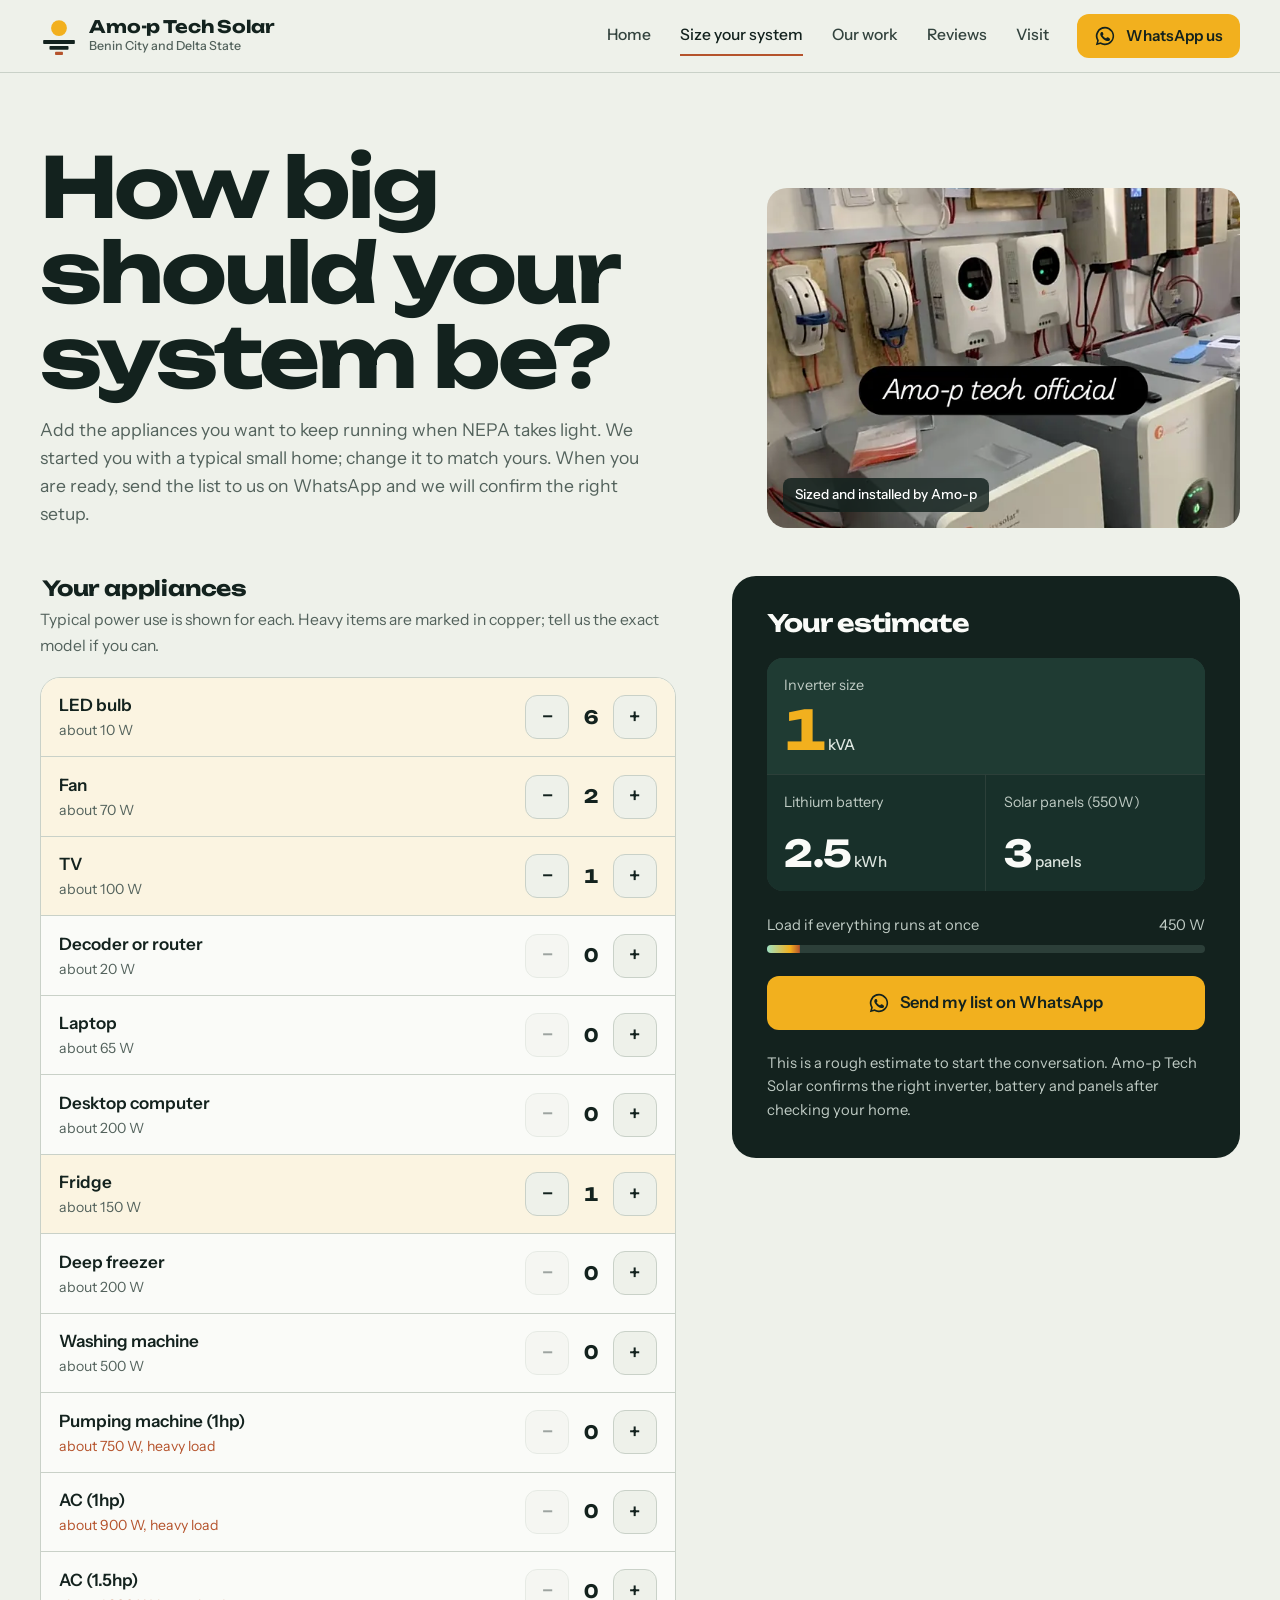
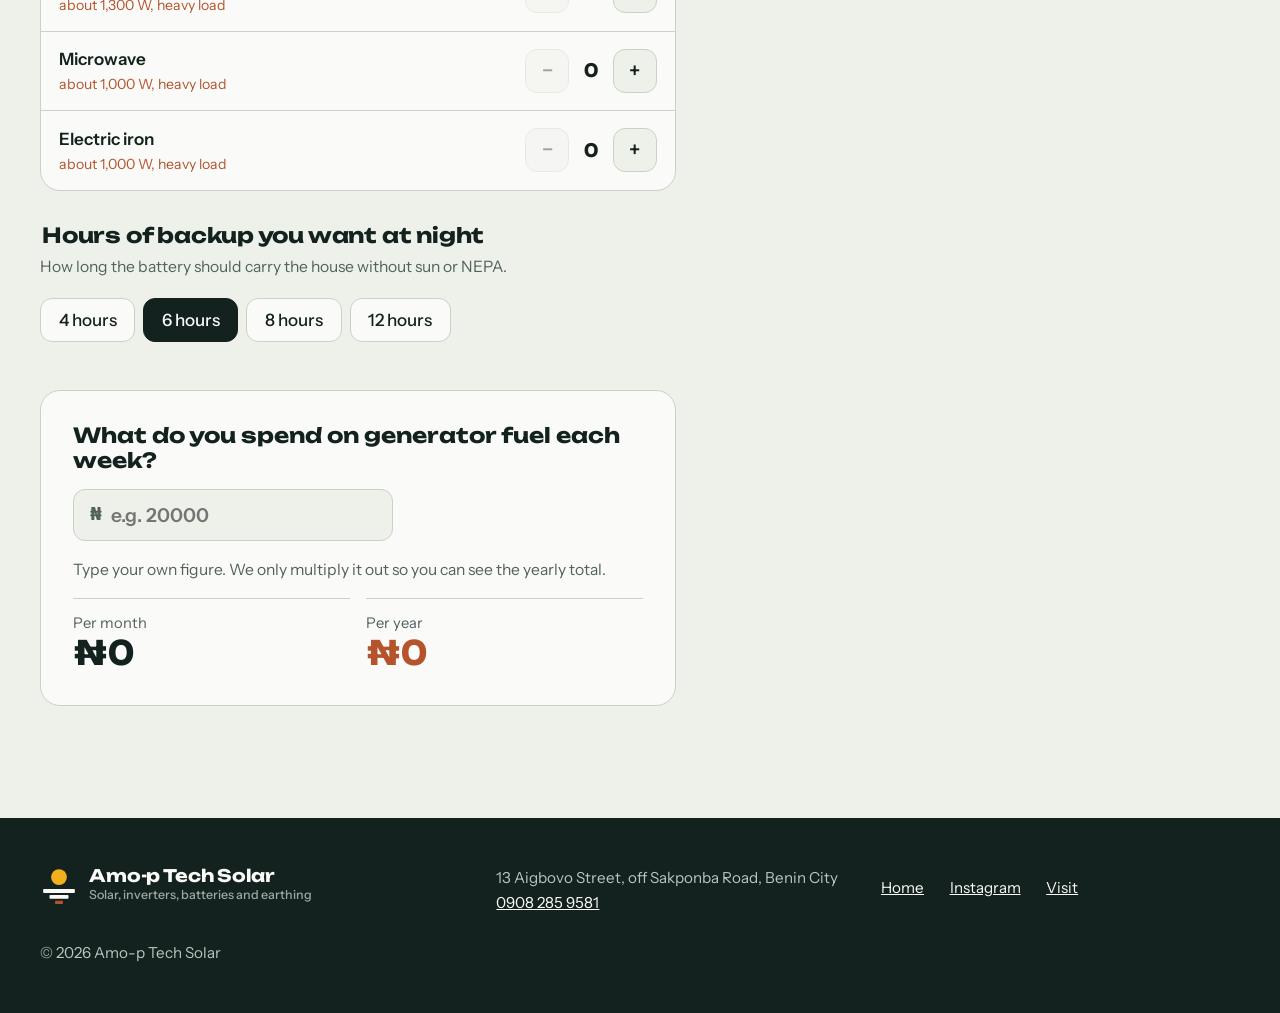
<file: size.html>
<!doctype html>
<html lang="en-NG">
<head>
<meta charset="utf-8">
<meta name="viewport" content="width=device-width, initial-scale=1">
<title>Size your solar system | Amo-p Tech Solar, Benin City</title>
<meta name="description" content="Pick the appliances you want to run and get a quick estimate of the inverter, lithium battery and solar panels you need. Then send the list to Amo-p Tech Solar on WhatsApp.">
<meta name="theme-color" content="#EEF1EA">
<link rel="canonical" href="https://mondayjohn918.github.io/amop-tech-solar/size.html">
<meta property="og:type" content="website">
<meta property="og:site_name" content="Amo-p Tech Solar">
<meta property="og:title" content="How big should your solar system be? | Amo-p Tech Solar">
<meta property="og:description" content="Tick your appliances, see the inverter, battery and panels you need, and send the list on WhatsApp.">
<meta property="og:url" content="https://mondayjohn918.github.io/amop-tech-solar/size.html">
<meta property="og:image" content="https://mondayjohn918.github.io/amop-tech-solar/og.jpg">
<meta property="og:image:width" content="1200">
<meta property="og:image:height" content="630">
<meta name="twitter:card" content="summary_large_image">
<link rel="icon" href="logo.svg" type="image/svg+xml">
<link rel="preconnect" href="https://fonts.googleapis.com">
<link rel="preconnect" href="https://fonts.gstatic.com" crossorigin>
<link rel="stylesheet" href="https://fonts.googleapis.com/css2?family=Unbounded:wght@500;600;700&family=Instrument+Sans:wght@400;500;600&display=swap">
<link rel="stylesheet" href="styles.css">
<style>
.page-head{padding:clamp(2.5rem, 1.5rem + 4vw, 4.5rem) 0 2rem}
.page-head{display:grid;gap:2rem;align-items:end}
.head-photo{margin:0;border-radius:20px;overflow:hidden;position:relative;max-height:340px}
.head-photo img{width:100%;height:100%;object-fit:cover;aspect-ratio:16/10}
.head-photo figcaption{position:absolute;left:1rem;bottom:1rem;background:rgba(19,34,30,.82);color:#fff;font-size:.85rem;font-weight:500;padding:.4rem .75rem;border-radius:8px}
.page-head h1{font-size:clamp(2.6rem, 1.4rem + 5vw, 5.2rem);max-width:12ch}
.calc{padding-top:1rem}
.calc-grid{display:grid;gap:2rem;align-items:start}
fieldset{border:0;margin:0;padding:0;min-width:0}
#calc{min-width:0}
legend{font:700 1.3rem/1.2 var(--display);letter-spacing:-.01em;margin-bottom:.4rem}
.hint{color:var(--muted);font-size:.98rem;margin-bottom:1.2rem}
.apps{list-style:none;margin:0;padding:0;background:var(--white);border:1px solid var(--rule);border-radius:20px;overflow:hidden}
.app{display:grid;grid-template-columns:1fr auto;gap:1rem;align-items:center;padding:.9rem 1.1rem;border-top:1px solid var(--rule);transition:background-color .25s}
.app:first-child{border-top:0}
.app.has{background:#FBF4E1}
.app-name{font-weight:600}
.app-w{display:block;font-size:.88rem;color:var(--muted);font-weight:400}
.app-w.heavy{color:var(--copper)}
.step{display:flex;align-items:center;gap:.3rem}
.step button{width:44px;height:44px;border-radius:12px;border:1.5px solid var(--rule);background:var(--paper);font:600 1.3rem/1 var(--text);color:var(--ink);cursor:pointer;display:grid;place-items:center;transition:background-color .15s, border-color .15s, transform .15s}
.step button:hover{border-color:var(--ink)}
.step button:active{transform:scale(.94)}
.step button:disabled{opacity:.4;cursor:not-allowed;transform:none}
.step output{min-width:2ch;text-align:center;font:700 1.15rem var(--display);font-variant-numeric:tabular-nums}
.hours{margin-top:2rem}
.seg{display:flex;flex-wrap:wrap;gap:.5rem}
.seg label{position:relative}
.seg input{position:absolute;opacity:0;inset:0;margin:0;cursor:pointer}
.seg span{display:inline-flex;align-items:center;min-height:44px;padding:0 1.1rem;border:1.5px solid var(--rule);border-radius:12px;background:var(--white);font-weight:500;cursor:pointer;transition:background-color .2s, border-color .2s}
.seg input:checked + span{background:var(--ink);border-color:var(--ink);color:var(--white)}
.seg input:focus-visible + span{outline:3px solid var(--copper);outline-offset:3px}

.result{background:var(--ink);color:var(--white);border-radius:24px;padding:clamp(1.4rem, 1rem + 2vw, 2.2rem);display:grid;gap:1.4rem}
.result h2{font-size:1.5rem;max-width:none}
.readings{display:grid;grid-template-columns:1fr 1fr;gap:1px;background:#2C3F39;border-radius:16px;overflow:hidden}
.reading{background:#18302A;padding:1rem 1.1rem;min-height:116px;display:flex;flex-direction:column;justify-content:space-between}
.reading span{font-size:.9rem;color:#BFCBC4}
.reading b{font:700 clamp(1.7rem, 1.3rem + 1.4vw, 2.3rem)/1 var(--display);font-variant-numeric:tabular-nums;letter-spacing:-.02em}
.reading small{font:500 .95rem var(--text);color:#DCE5DF;margin-left:.2rem}
.reading.main{grid-column:1/-1;background:#1F3B33}
.reading.main b{color:var(--sun);font-size:clamp(2.4rem, 1.8rem + 2.4vw, 3.4rem)}
.load-bar{height:8px;border-radius:4px;background:#2C3F39;overflow:hidden}
.load-bar i{display:block;height:100%;width:100%;background:linear-gradient(90deg, #9FE3C4, var(--sun) 70%, var(--copper));transform-origin:left;transform:scaleX(var(--k,0));transition:transform .5s var(--out)}
.note{font-size:.92rem;color:#BFCBC4}
.empty{font-size:1rem;color:#DCE5DF}
.result .btn{justify-content:center}
.result .btn[aria-disabled="true"]{opacity:.5;pointer-events:none}

.fuel{margin-top:3rem;background:var(--white);border:1px solid var(--rule);border-radius:20px;padding:clamp(1.3rem, 1rem + 2vw, 2rem);display:grid;gap:1rem}
.fuel label{font:700 1.3rem/1.2 var(--display);}
.fuel .field{display:flex;align-items:center;border:1.5px solid var(--rule);border-radius:12px;background:var(--paper);max-width:320px}
.fuel .field span{padding:0 .4rem 0 1rem;font-weight:600;color:var(--muted)}
.fuel input{flex:1;min-width:0;border:0;background:none;font:600 1.2rem var(--text);padding:.8rem 1rem .8rem .2rem;color:var(--ink)}
.fuel input:focus{outline:none}
.fuel .field:focus-within{border-color:var(--ink);outline:3px solid var(--copper);outline-offset:2px}
.fuel-out{display:grid;grid-template-columns:1fr 1fr;gap:1rem}
.fuel-out div{border-top:1px solid var(--rule);padding-top:.8rem}
.fuel-out span{display:block;color:var(--muted);font-size:.92rem}
.fuel-out b{font:700 clamp(1.5rem, 1.2rem + 1.2vw, 2.1rem)/1.1 var(--display);font-variant-numeric:tabular-nums}
.fuel-out .year b{color:var(--copper)}

.mini{position:fixed;left:10px;right:10px;bottom:calc(76px + env(safe-area-inset-bottom));z-index:45;display:flex;align-items:center;justify-content:space-between;gap:.8rem;padding:.6rem .6rem .6rem 1rem;border-radius:14px;background:#1F3B33;color:var(--white);box-shadow:0 12px 30px -12px rgba(0,0,0,.5);transition:transform .35s var(--out), opacity .35s}
.mini p{font-size:.92rem;line-height:1.3}
.mini b{color:var(--sun);font-weight:600}
.mini a{flex:none;display:inline-flex;align-items:center;min-height:44px;padding:0 .9rem;border-radius:10px;background:var(--white);color:var(--ink);font-weight:600;font-size:.9rem;text-decoration:none}
.mini.away{transform:translateY(150%);opacity:0;pointer-events:none}
main{padding-bottom:70px}
@media (min-width:960px){
  .mini{display:none}
  main{padding-bottom:0}
  .calc-grid{grid-template-columns:1.25fr 1fr;gap:3.5rem}
  .page-head{grid-template-columns:1.4fr 1fr;gap:4rem}
  .head-photo img{aspect-ratio:4/3.4}
  .result{position:sticky;top:100px}
}
</style>
</head>
<body>
<svg width="0" height="0" style="position:absolute" aria-hidden="true">
  <symbol id="i-wa" viewBox="0 0 24 24"><path fill="currentColor" d="M12 2a10 10 0 0 0-8.6 15.1L2 22l5-1.3A10 10 0 1 0 12 2Zm0 18.2a8.2 8.2 0 0 1-4.2-1.2l-.3-.2-3 .8.8-2.9-.2-.3A8.2 8.2 0 1 1 12 20.2Zm4.5-6.1c-.2-.1-1.5-.7-1.7-.8-.2-.1-.4-.1-.6.1l-.8 1c-.1.2-.3.2-.5.1a6.7 6.7 0 0 1-3.3-2.9c-.3-.4.2-.4.7-1.4.1-.2 0-.3 0-.4l-.8-1.8c-.2-.5-.4-.4-.6-.4h-.5a1 1 0 0 0-.7.3 3 3 0 0 0-.9 2.2 5.2 5.2 0 0 0 1.1 2.7 11.8 11.8 0 0 0 4.5 4c1.7.7 2.3.8 3.2.7.5-.1 1.5-.6 1.7-1.2.2-.6.2-1.1.2-1.2-.1-.1-.3-.2-.5-.3Z"/></symbol>
  <symbol id="i-call" viewBox="0 0 24 24"><path fill="none" stroke="currentColor" stroke-width="2" d="M5 4h4l2 5-2.5 1.5a11 11 0 0 0 5 5L15 13l5 2v4a2 2 0 0 1-2 2A16 16 0 0 1 3 6a2 2 0 0 1 2-2Z"/></symbol>
  <symbol id="i-mark" viewBox="0 0 48 48"><circle cx="24" cy="14" r="10" fill="#F2B01E"/><rect x="4" y="29" width="40" height="5" rx="1" fill="currentColor"/><rect x="12" y="36.5" width="24" height="5" rx="1" fill="currentColor"/><rect x="19" y="44" width="10" height="4" rx="1" fill="#B5532C"/></symbol>
</svg>

<a class="skip" href="#main">Skip to content</a>

<header class="top">
  <div class="wrap">
    <a class="brand" href="./" aria-label="Amo-p Tech Solar, home"><svg aria-hidden="true"><use href="#i-mark"/></svg><span><b>Amo-p Tech Solar</b><small>Benin City and Delta State</small></span></a>
    <nav class="nav" aria-label="Main">
      <a href="./">Home</a>
      <a href="size.html" aria-current="page">Size your system</a>
      <a href="./#work">Our work</a>
      <a href="./#reviews">Reviews</a>
      <a href="./#visit">Visit</a>
      <a class="btn btn-sun" href="https://wa.me/2349082859581?text=Hello%20Amo-p%20Tech%20Solar%2C%20I%20want%20a%20solar%20quote."><svg aria-hidden="true"><use href="#i-wa"/></svg>WhatsApp us</a>
    </nav>
    <a class="size-link" href="./">Home</a>
  </div>
</header>

<main id="main">
  <div class="wrap page-head">
    <div>
      <h1 class="rv">How big should your system be?</h1>
      <p class="sub rv">Add the appliances you want to keep running when NEPA takes light. We started you with a typical small home; change it to match yours. When you are ready, send the list to us on WhatsApp and we will confirm the right setup.</p>
    </div>
    <figure class="head-photo rv"><img src="img/inverters-640.webp" srcset="img/inverters-640.webp 640w, img/inverters-1200.webp 1200w" sizes="(min-width:960px) 30vw, 92vw" width="1200" height="1200" alt="Hybrid inverters and lithium battery cabinets installed by Amo-p Tech Solar" fetchpriority="high"><figcaption>Sized and installed by Amo-p</figcaption></figure>
  </div>

  <section class="calc" aria-label="Solar size calculator">
    <div class="wrap calc-grid">
      <form id="calc" onsubmit="return false">
        <fieldset>
          <legend>Your appliances</legend>
          <p class="hint">Typical power use is shown for each. Heavy items are marked in copper; tell us the exact model if you can.</p>
          <ul class="apps" id="apps"></ul>
        </fieldset>
        <fieldset class="hours">
          <legend>Hours of backup you want at night</legend>
          <p class="hint">How long the battery should carry the house without sun or NEPA.</p>
          <div class="seg" id="hours">
            <label><input type="radio" name="hours" value="4"><span>4 hours</span></label>
            <label><input type="radio" name="hours" value="6" checked><span>6 hours</span></label>
            <label><input type="radio" name="hours" value="8"><span>8 hours</span></label>
            <label><input type="radio" name="hours" value="12"><span>12 hours</span></label>
          </div>
        </fieldset>

        <div class="fuel">
          <label for="fuel">What do you spend on generator fuel each week?</label>
          <div class="field"><span aria-hidden="true">₦</span><input id="fuel" type="text" inputmode="numeric" autocomplete="off" placeholder="e.g. 20000" aria-describedby="fuel-help"></div>
          <p class="hint" id="fuel-help" style="margin:0">Type your own figure. We only multiply it out so you can see the yearly total.</p>
          <div class="fuel-out" aria-live="polite">
            <div><span>Per month</span><b id="f-month">₦0</b></div>
            <div class="year"><span>Per year</span><b id="f-year">₦0</b></div>
          </div>
        </div>
      </form>

      <aside class="result" aria-labelledby="res-title">
        <h2 id="res-title">Your estimate</h2>
        <div aria-live="polite" id="live" class="sr"></div>
        <div class="readings">
          <div class="reading main"><span>Inverter size</span><p><b id="r-inv">0</b><small>kVA</small></p></div>
          <div class="reading"><span>Lithium battery</span><p><b id="r-bat">0</b><small>kWh</small></p></div>
          <div class="reading"><span>Solar panels (550W)</span><p><b id="r-pan">0</b><small>panels</small></p></div>
        </div>
        <div>
          <p class="note" style="display:flex;justify-content:space-between"><span>Load if everything runs at once</span><span id="r-load">0 W</span></p>
          <div class="load-bar" style="margin-top:.5rem"><i id="r-bar"></i></div>
        </div>
        <p class="empty" id="empty">Add at least one appliance to see your estimate.</p>
        <a class="btn btn-sun" id="send" aria-disabled="true" href="https://wa.me/2349082859581"><svg aria-hidden="true"><use href="#i-wa"/></svg>Send my list on WhatsApp</a>
        <p class="note">This is a rough estimate to start the conversation. Amo-p Tech Solar confirms the right inverter, battery and panels after checking your home.</p>
      </aside>
    </div>
  </section>
</main>

<footer>
  <div class="wrap">
    <a class="brand" href="./"><svg aria-hidden="true" style="color:#FAFBF8"><use href="#i-mark"/></svg><span><b>Amo-p Tech Solar</b><small>Solar, inverters, batteries and earthing</small></span></a>
    <div><p>13 Aigbovo Street, off Sakponba Road, Benin City</p><p><a href="tel:+2349082859581">0908 285 9581</a></p></div>
    <div class="foot-links"><a href="./">Home</a><a href="https://www.instagram.com/amo_p_tech_official/" target="_blank" rel="noopener">Instagram</a><a href="./#visit">Visit</a></div>
    <p style="grid-column:1/-1">© 2026 Amo-p Tech Solar</p>
  </div>
</footer>

<div class="mini" id="mini"><p id="mini-txt">Add appliances to see your estimate</p><a href="#res-title">See estimate</a></div>

<nav class="dock" aria-label="Quick contact">
  <a class="call" href="tel:+2349082859581"><svg aria-hidden="true"><use href="#i-call"/></svg>Call</a>
  <a class="wa" href="https://wa.me/2349082859581?text=Hello%20Amo-p%20Tech%20Solar%2C%20I%20want%20a%20solar%20quote."><svg aria-hidden="true"><use href="#i-wa"/></svg>WhatsApp us</a>
</nav>

<script src="site.js"></script>
<script>
(() => {
  // Typical running watts. Heavy items are flagged so people check the model.
  const APPS = [
    ['LED bulb', 10], ['Fan', 70], ['TV', 100], ['Decoder or router', 20], ['Laptop', 65],
    ['Desktop computer', 200], ['Fridge', 150], ['Deep freezer', 200], ['Washing machine', 500],
    ['Pumping machine (1hp)', 750, 1], ['AC (1hp)', 900, 1], ['AC (1.5hp)', 1300, 1],
    ['Microwave', 1000, 1], ['Electric iron', 1000, 1]
  ];
  const INV = [1, 1.5, 2.5, 3.5, 5, 7.5, 10, 12, 15, 20, 30];
  const BAT = [2.5, 5, 7.5, 10, 15, 20, 25, 30, 40];
  // start with a typical small home so the estimate is live straight away
  const qty = APPS.map(([n]) => ({ 'LED bulb': 6, 'Fan': 2, 'TV': 1, 'Fridge': 1 })[n] || 0);
  const list = document.getElementById('apps');

  list.innerHTML = APPS.map(([name, w, heavy], i) => `
    <li class="app${qty[i] ? ' has' : ''}" data-i="${i}">
      <span class="app-name">${name}<span class="app-w${heavy ? ' heavy' : ''}">about ${w.toLocaleString('en-NG')} W${heavy ? ', heavy load' : ''}</span></span>
      <span class="step">
        <button type="button" data-d="-1" aria-label="Remove one ${name}"${qty[i] ? '' : ' disabled'}>−</button>
        <output aria-label="${name} count">${qty[i]}</output>
        <button type="button" data-d="1" aria-label="Add one ${name}">+</button>
      </span>
    </li>`).join('');

  const $ = id => document.getElementById(id);
  const pickUp = (arr, v) => arr.find(x => x >= v) ?? arr[arr.length - 1];
  const fmtN = n => '₦' + Math.round(n).toLocaleString('en-NG');
  const shown = { inv: 0, bat: 0, pan: 0 };

  function tween(id, key, to, decimals) {
    const from = shown[key]; shown[key] = to;
    const el = $(id);
    if (matchMedia('(prefers-reduced-motion: reduce)').matches || from === to) { el.textContent = to.toFixed(decimals); return; }
    const t0 = performance.now();
    const step = t => { const k = Math.min((t - t0) / 450, 1), e = 1 - Math.pow(1 - k, 3); el.textContent = (from + (to - from) * e).toFixed(decimals); if (k < 1) requestAnimationFrame(step); };
    requestAnimationFrame(step);
    setTimeout(() => { if (shown[key] === to) el.textContent = to.toFixed(decimals); }, 520); // land on the final value even if frames are paused
  }

  function update() {
    const hours = +document.querySelector('[name=hours]:checked').value;
    const load = APPS.reduce((s, [, w], i) => s + w * qty[i], 0);
    const has = load > 0;
    // inverter: load at 0.8 power factor with 25% headroom
    const inv = has ? pickUp(INV, load / 0.8 * 1.25 / 1000) : 0;
    // battery: night use at 60% average duty, 80% usable depth of discharge
    const nightWh = load * 0.6 * hours;
    const bat = has ? pickUp(BAT, nightWh / 0.8 / 1000) : 0;
    // panels: refill the battery plus 8 daytime hours, 4.5 sun hours, 75% system efficiency
    const dailyWh = nightWh + load * 0.6 * 8;
    const pan = has ? Math.max(2, Math.ceil(dailyWh / (4.5 * 0.75) / 550)) : 0;

    tween('r-inv', 'inv', inv, inv % 1 ? 1 : 0);
    tween('r-bat', 'bat', bat, bat % 1 ? 1 : 0);
    tween('r-pan', 'pan', pan, 0);
    $('r-load').textContent = load.toLocaleString('en-NG') + ' W';
    $('r-bar').style.setProperty('--k', Math.min(load / 6000, 1));
    $('empty').hidden = has;
    $('mini-txt').innerHTML = has ? `<b>${inv} kVA</b> inverter, <b>${bat} kWh</b> battery, <b>${pan}</b> panels` : 'Add appliances to see your estimate';
    $('live').textContent = has ? `Estimate: ${inv} kVA inverter, ${bat} kWh battery, about ${pan} panels.` : '';

    const send = $('send');
    send.setAttribute('aria-disabled', String(!has));
    const lines = APPS.map(([n], i) => qty[i] ? `- ${qty[i]} x ${n}` : '').filter(Boolean);
    const msg = `Hello Amo-p Tech Solar, I used your size calculator. I want to power:\n${lines.join('\n')}\nBackup at night: ${hours} hours.\nEstimate: ${inv} kVA inverter, ${bat} kWh lithium battery, about ${pan} panels.\nPlease confirm the right setup and price.`;
    send.href = 'https://wa.me/2349082859581?text=' + encodeURIComponent(msg);
  }

  list.addEventListener('click', e => {
    const b = e.target.closest('button'); if (!b) return;
    const li = b.closest('.app'), i = +li.dataset.i;
    qty[i] = Math.max(0, Math.min(30, qty[i] + +b.dataset.d));
    li.querySelector('output').textContent = qty[i];
    li.querySelector('[data-d="-1"]').disabled = qty[i] === 0;
    li.classList.toggle('has', qty[i] > 0);
    update();
  });
  document.getElementById('hours').addEventListener('change', update);

  const fuel = $('fuel');
  fuel.addEventListener('input', () => {
    const digits = fuel.value.replace(/\D/g, '').slice(0, 9);
    const n = +digits || 0;
    fuel.value = digits ? n.toLocaleString('en-NG') : '';
    $('f-month').textContent = fmtN(n * 52 / 12);
    $('f-year').textContent = fmtN(n * 52);
  });
  update();
  // hide the mini summary once the full estimate panel is on screen
  if ('IntersectionObserver' in window) new IntersectionObserver(([e]) => $('mini').classList.toggle('away', e.isIntersecting)).observe(document.querySelector('.result'));
})();
</script>
</body>
</html>
</file>
<file: styles.css>
/* Amo-p Tech Solar: engineering paper, ink, sun amber, earthing copper */
:root{
  --paper:#EEF1EA;
  --paper-2:#E3E8DF;
  --white:#FAFBF8;
  --ink:#13221E;
  --ink-2:#33433E;
  --muted:#53625C;
  --sun:#F2B01E;
  --copper:#B5532C;
  --rule:#C9D1C8;
  --display:"Unbounded", "Arial Black", system-ui, sans-serif;
  --text:"Instrument Sans", system-ui, -apple-system, "Segoe UI", sans-serif;
  --mono:"Martian Mono", ui-monospace, monospace;
  --wrap:min(1200px, 100% - 2.5rem);
  --out:cubic-bezier(.16,1,.3,1);
  --inout:cubic-bezier(.76,0,.24,1);
}
*,*::before,*::after{box-sizing:border-box}
html{-webkit-text-size-adjust:100%;scroll-behavior:smooth}
body{margin:0;overflow-x:clip;font:400 1.0625rem/1.6 var(--text);color:var(--ink);background:var(--paper);-webkit-font-smoothing:antialiased}
img{display:block;max-width:100%;height:auto}
a{color:inherit}
p{margin:0}
h1,h2,h3{margin:0;font-family:var(--display);letter-spacing:-.035em;line-height:1.02;font-weight:700}
h1{font-size:clamp(2.4rem, 1.2rem + 5vw, 5.2rem)}
h2{font-size:clamp(1.8rem, 1.1rem + 2.6vw, 3.2rem);max-width:18ch;text-wrap:balance}
h3{font-size:1.08rem;font-weight:600;letter-spacing:-.02em;line-height:1.25}
.wrap{width:var(--wrap);margin-inline:auto}
.skip{position:absolute;left:-999px;top:0;background:var(--ink);color:#fff;padding:.75rem 1rem;z-index:300}
.skip:focus{left:1rem}
:focus-visible{outline:3px solid var(--copper);outline-offset:3px;border-radius:4px}
.sr{position:absolute;width:1px;height:1px;overflow:hidden;clip:rect(0 0 0 0);white-space:nowrap}

/* buttons */
.btn{display:inline-flex;align-items:center;gap:.6rem;min-height:54px;padding:.85rem 1.5rem;border-radius:12px;font:600 1.03rem/1 var(--text);text-decoration:none;cursor:pointer;border:1.5px solid transparent;transition:transform .2s var(--out), background-color .2s, border-color .2s}
.btn:active{transform:scale(.97)}
.btn svg{width:22px;height:22px;flex:none}
.btn-sun{background:var(--sun);color:var(--ink)}
.btn-sun:hover{background:#FFC53D}
.btn-ink{background:var(--ink);color:var(--white)}
.btn-ink:hover{background:#000}
.btn-line{border-color:var(--ink);color:var(--ink)}
.btn-line:hover{background:var(--ink);color:var(--white)}

/* header */
.top{position:sticky;top:0;z-index:40;background:rgba(238,241,234,.92);backdrop-filter:blur(10px);border-bottom:1px solid var(--rule)}
.top .wrap{display:flex;align-items:center;justify-content:space-between;gap:1rem;min-height:72px}
.brand{display:flex;align-items:center;gap:.7rem;text-decoration:none}
.brand svg{width:38px;height:38px}
.brand b{display:block;white-space:nowrap;font:700 1.08rem/1 var(--display);letter-spacing:-.01em}
.brand small{display:block;font:500 .78rem/1.3 var(--text);color:var(--muted);margin-top:.15rem}
.nav{display:none;align-items:center;gap:1.8rem}
.nav a:not(.btn){text-decoration:none;font-weight:500;font-size:.98rem;color:var(--ink-2);padding:.4rem 0;border-bottom:2px solid transparent}
.nav a:not(.btn):hover{color:var(--ink);border-color:var(--rule)}
.nav a[aria-current="page"]{color:var(--ink);border-color:var(--copper)}
.nav .btn{min-height:44px;padding:.55rem 1rem;font-size:.95rem}
.size-link{display:inline-flex;align-items:center;min-height:44px;font-weight:600;font-size:.9rem;text-underline-offset:4px;white-space:nowrap}
@media (max-width:420px){.brand small{display:none}.brand svg{width:32px;height:32px}}
@media (max-width:400px){.size-link{display:none}}

/* sticky phone bar */
.dock{position:fixed;left:0;right:0;bottom:0;z-index:50;display:grid;grid-template-columns:1fr 1.5fr;gap:8px;padding:8px 10px calc(8px + env(safe-area-inset-bottom));background:var(--ink)}
.dock a{display:flex;align-items:center;justify-content:center;gap:.5rem;min-height:52px;border-radius:10px;font-weight:600;text-decoration:none}
.dock svg{width:22px;height:22px}
.dock .call{background:var(--white);color:var(--ink)}
.dock .wa{background:var(--sun);color:var(--ink)}

section{padding:clamp(4.5rem, 3rem + 5vw, 8rem) 0}
.lede{font-size:clamp(1.08rem, 1rem + .4vw, 1.28rem);color:var(--ink-2);max-width:46ch}
.sub{color:var(--muted);max-width:52ch;font-size:1.1rem;margin-top:1rem}

footer{background:var(--ink);color:#B9C6BF;padding:3rem 0 7.5rem;font-size:.95rem}
footer .wrap{display:grid;gap:1.6rem}
footer .brand{color:var(--white)}
footer .brand small{color:#9DAAA3}
footer a{color:var(--white)}
.foot-links{display:flex;flex-wrap:wrap;gap:.4rem 1.6rem}
.foot-links a{display:inline-flex;align-items:center;min-height:44px}

/* scroll reveal: one gentle rise per block */
.rv{transition:opacity .9s var(--out), transform .9s var(--out)}
.js .rv:not(.in){opacity:0;transform:translateY(24px)}

@media (min-width:960px){
  .nav{display:flex}
  .size-link{display:none}
  .dock{display:none}
  footer{padding-bottom:3rem}
  footer .wrap{grid-template-columns:1.2fr 1fr 1fr;align-items:start}
}
@media (prefers-reduced-motion:reduce){
  *,*::before,*::after{transition:none!important;animation:none!important}
  html{scroll-behavior:auto}
  .js .rv:not(.in){opacity:1;transform:none}
}
</file>
